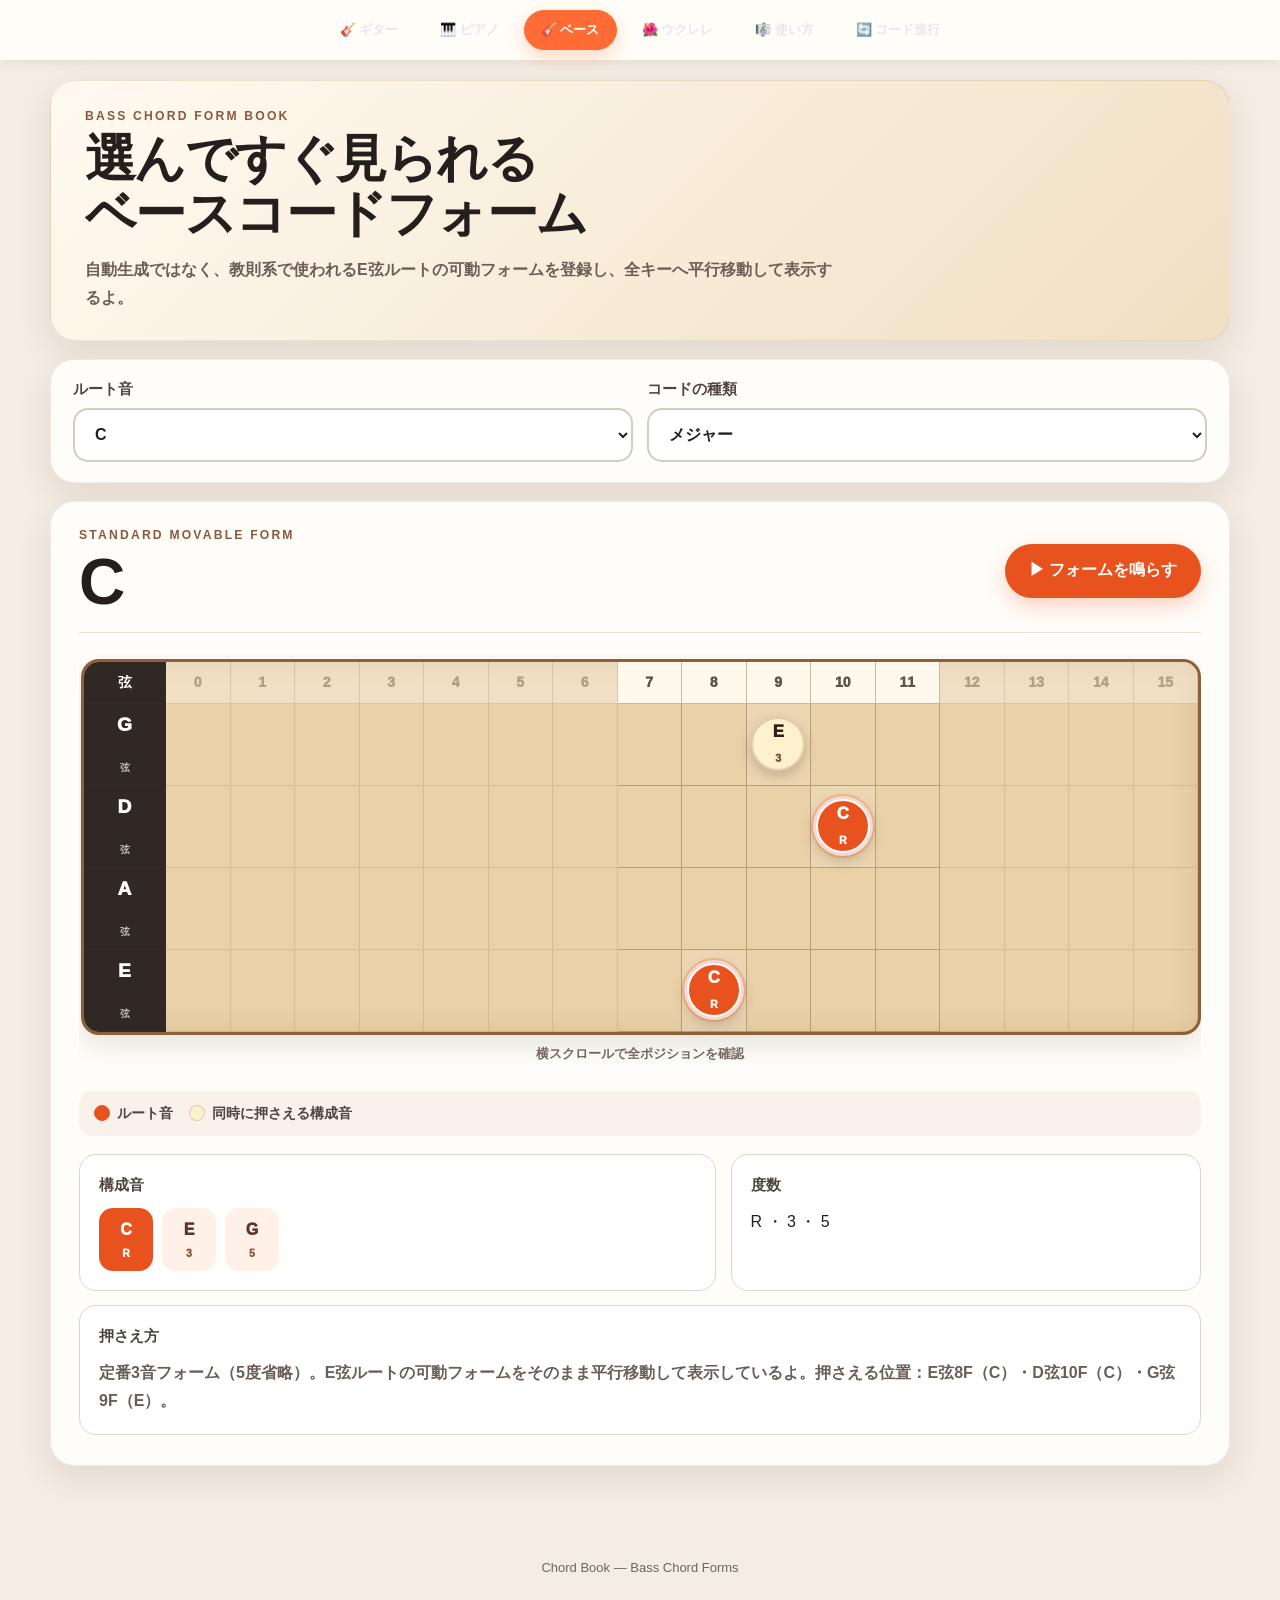
<file: bass.html>
<!doctype html><html lang="ja"><head><meta charset="utf-8"><meta name="viewport" content="width=device-width,initial-scale=1"><meta name="theme-color" content="#d9c7a8"><title>ベースコード表 | Chord Book</title><link rel="stylesheet" href="style.css?v=20260728-17"><link rel="stylesheet" href="site-nav.css?v=20260729-2"><link rel="stylesheet" href="string-instruments.css?v=6"><link rel="stylesheet" href="desktop-ui.css?v=20260817-2"></head><body class="string-page"><nav class="site-nav" aria-label="ページ切り替え"><a href="index.html">🎸 ギター</a><a href="piano.html">🎹 ピアノ</a><a href="bass.html" class="active" aria-current="page">🎸 ベース</a><a href="ukulele.html">🌺 ウクレレ</a><a href="usage.html">🎼 使い方</a><a href="progressions.html">🔄 コード進行</a></nav><main class="string-shell"><header class="string-hero"><p class="string-eyebrow">BASS CHORD FORM BOOK</p><h1>選んですぐ見られる<br>ベースコードフォーム</h1><p class="string-lead">自動生成ではなく、教則系で使われるE弦ルートの可動フォームを登録し、全キーへ平行移動して表示するよ。</p></header><section class="string-card"><div class="string-filters"><label class="string-field">ルート音<select id="stringRoot"><option>C</option><option>C#</option><option>D</option><option>D#</option><option>E</option><option>F</option><option>F#</option><option>G</option><option>G#</option><option>A</option><option>A#</option><option>B</option></select></label><label class="string-field">コードの種類<select id="stringType"><option value="major">メジャー</option><option value="minor">マイナー</option><option value="5">5</option><option value="6">6</option><option value="m6">m6</option><option value="7">7</option><option value="maj7">maj7</option><option value="m7">m7</option><option value="mMaj7">mMaj7</option><option value="sus2">sus2</option><option value="sus4">sus4</option><option value="add9">add9</option><option value="madd9">m(add9)</option><option value="9">9</option><option value="maj9">maj9</option><option value="m9">m9</option><option value="11">11</option><option value="m11">m11</option><option value="13">13</option><option value="m13">m13</option><option value="dim">dim</option><option value="dim7">dim7</option><option value="m7b5">m7♭5</option><option value="aug">aug</option></select></label></div></section><section class="string-card"><div class="string-heading"><div><p class="string-eyebrow">STANDARD MOVABLE FORM</p><h2 id="stringChordName">C</h2></div><button id="playStringChord" class="play-string-button" type="button">▶ フォームを鳴らす</button></div><div class="fretboard-wrap"><div id="fretboard" class="fretboard" aria-label="ベース指板"></div></div><div class="legend"><span><i class="root"></i>ルート音</span><span><i></i>同時に押さえる構成音</span></div><div class="string-info"><div class="info-box"><strong>構成音</strong><div id="stringNotes" class="note-chips"></div></div><div class="info-box"><strong>度数</strong><p id="stringDegrees"></p></div></div><div class="info-box" style="margin-top:14px"><strong>押さえ方</strong><p id="stringDescription" class="string-note"></p></div></section></main><footer>Chord Book — Bass Chord Forms</footer><script>window.STRING_INSTRUMENT_CONFIG={type:'bass',baseMidi:36,strings:[{name:'G',pc:7},{name:'D',pc:2},{name:'A',pc:9},{name:'E',pc:4}]};</script><script src="string-instruments.js?v=6"></script><script src="neet-menu-ui.js?v=20260820-gp1"></script>








<script src="https://akito0802.github.io/NEET-note/global-menu-v4.js?v=20260818-left2"></script>
</body></html>
</file>
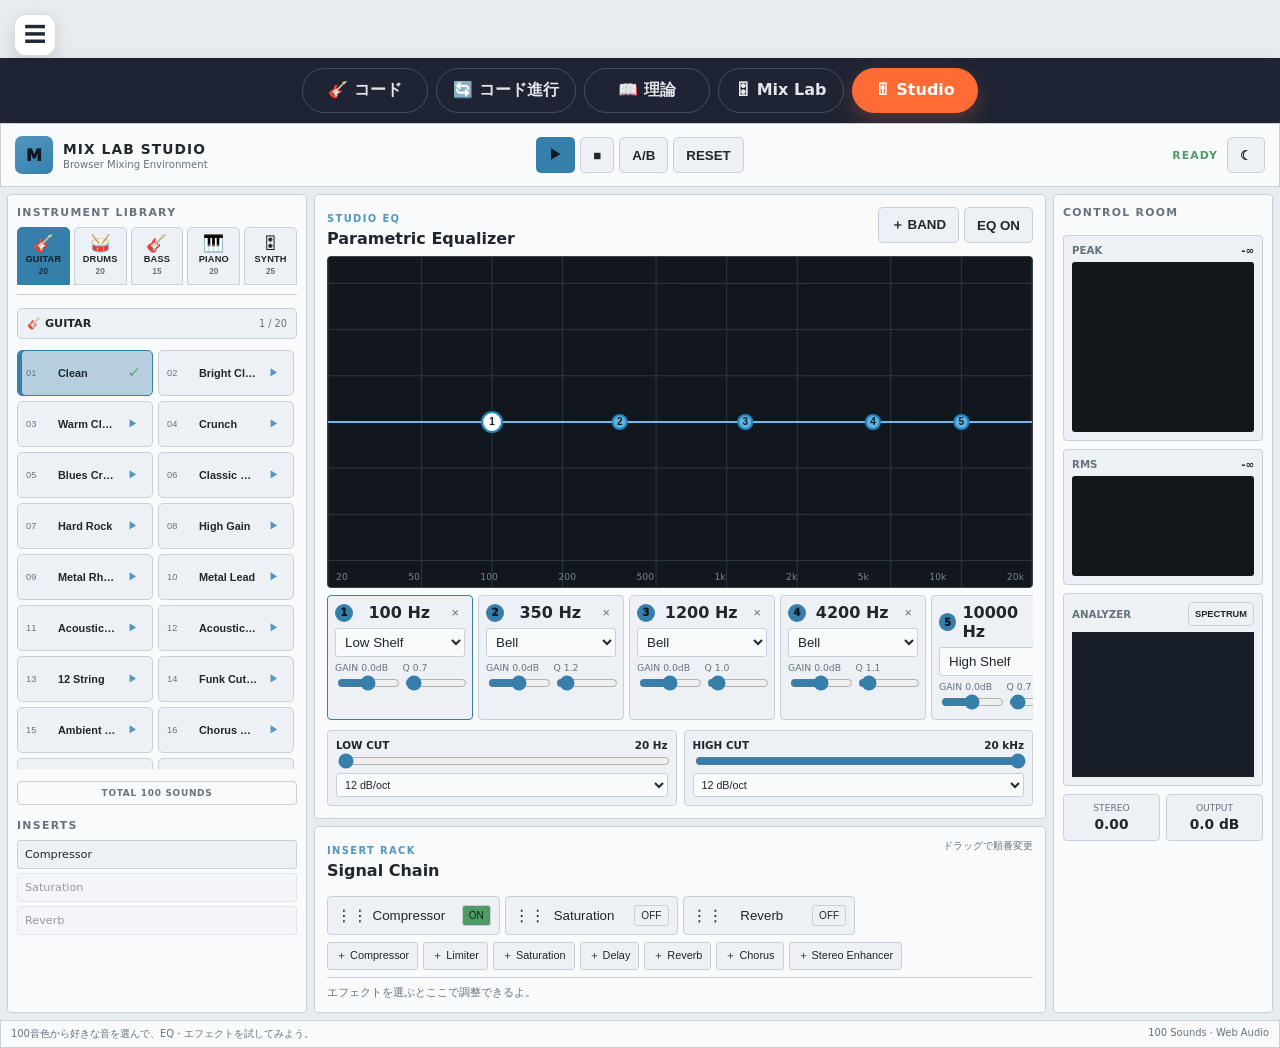
<file: mix-lab-studio.html>
<!doctype html>
<html lang="ja" data-theme="dark">
<head>
<meta charset="utf-8">
<meta name="viewport" content="width=device-width,initial-scale=1,maximum-scale=1,user-scalable=no">
<meta name="theme-color" content="#20252b">
<title>Mix Lab Studio | Browser Mixing Studio</title>
<link rel="stylesheet" href="site-nav.css?v=20260729-2">
<link rel="stylesheet" href="shared-menu.css?v=1">
<link rel="stylesheet" href="mix-lab-studio.css?v=20260807-3">
<link rel="stylesheet" href="mix-lab-instruments.css?v=20260807-2">
<link rel="stylesheet" href="mix-lab-library-tabs.css?v=20260807-1">
</head>
<body>
<nav class="site-nav" aria-label="ページ切り替え"><a href="index.html">🎸 コード</a><a href="progressions.html">🔄 コード進行</a><a href="theory.html">📖 理論</a><a href="mix-lab.html">🎛 Mix Lab</a><a href="mix-lab-studio.html" class="active" aria-current="page">🎚 Studio</a></nav>
<main class="daw" id="studioApp">
  <header class="daw-toolbar">
    <div class="brand"><span class="brand-mark">M</span><div><strong>MIX LAB STUDIO</strong><small>Browser Mixing Environment</small></div></div>
    <div class="transport"><button id="playBtn" class="primary">▶</button><button id="stopBtn">■</button><button id="bypassBtn">A/B</button><button id="resetBtn">RESET</button></div>
    <div class="toolbar-right"><span id="engineState" class="engine-state">READY</span><button id="themeBtn" aria-label="テーマ切替">☾</button></div>
  </header>
  <section class="workspace">
    <aside class="left-zone panel"><div class="panel-title">INSTRUMENT LIBRARY</div><div class="track-list" id="trackList"></div><div class="panel-title insert-title">INSERTS</div><div id="insertMini" class="insert-mini"></div></aside>
    <section class="center-zone">
      <div class="eq-window panel"><div class="eq-header"><div><span class="window-label">STUDIO EQ</span><h1>Parametric Equalizer</h1></div><div class="eq-actions"><button id="addBandBtn">＋ BAND</button><button id="eqBypassBtn">EQ ON</button></div></div><div class="eq-canvas-wrap" id="eqCanvasWrap"><canvas id="eqCanvas" width="1200" height="520"></canvas><div class="freq-axis"><span>20</span><span>50</span><span>100</span><span>200</span><span>500</span><span>1k</span><span>2k</span><span>5k</span><span>10k</span><span>20k</span></div></div><div class="band-strip" id="bandStrip"></div><div class="filter-bar"><div class="filter-card"><label>LOW CUT <strong id="lowCutValue">20 Hz</strong></label><input id="lowCut" type="range" min="20" max="1200" value="20"><select id="lowCutSlope"><option value="6">6 dB/oct</option><option value="12" selected>12 dB/oct</option><option value="24">24 dB/oct</option><option value="48">48 dB/oct</option></select></div><div class="filter-card"><label>HIGH CUT <strong id="highCutValue">20 kHz</strong></label><input id="highCut" type="range" min="3000" max="20000" value="20000"><select id="highCutSlope"><option value="6">6 dB/oct</option><option value="12" selected>12 dB/oct</option><option value="24">24 dB/oct</option><option value="48">48 dB/oct</option></select></div></div></div>
      <div class="rack-window panel"><div class="rack-head"><div><span class="window-label">INSERT RACK</span><h2>Signal Chain</h2></div><span class="hint">ドラッグで順番変更</span></div><div id="rack" class="rack"></div><div id="effectPalette" class="effect-palette"></div><div id="effectEditor" class="effect-editor"><span>エフェクトを選ぶとここで調整できるよ。</span></div></div>
    </section>
    <aside class="right-zone panel"><div class="panel-title">CONTROL ROOM</div><div class="meter-card"><div class="meter-label"><span>PEAK</span><strong id="peakValue">-∞</strong></div><div class="vertical-meter"><i id="peakMeter"></i></div></div><div class="meter-card"><div class="meter-label"><span>RMS</span><strong id="rmsValue">-∞</strong></div><div class="vertical-meter rms"><i id="rmsMeter"></i></div></div><div class="scope-card"><div class="meter-label"><span>ANALYZER</span><button id="scopeMode">SPECTRUM</button></div><canvas id="scopeCanvas" width="320" height="220"></canvas></div><div class="stat-grid"><div><span>STEREO</span><strong id="stereoValue">0.00</strong></div><div><span>OUTPUT</span><strong id="outputValue">0.0 dB</strong></div></div></aside>
  </section>
  <footer class="statusbar"><span id="statusText">100音色から好きな音を選んで、EQ・エフェクトを試してみよう。</span><span>100 Sounds · Web Audio</span></footer>
</main>
<script src="mix-lab-studio.js?v=20260807-4"></script><script src="shared-menu.js?v=1"></script><script src="neet-menu-ui.js?v=20260820-gp1"></script>








<script src="https://akito0802.github.io/NEET-note/global-menu-v4.js?v=20260818-left2"></script>
</body></html>
</file>
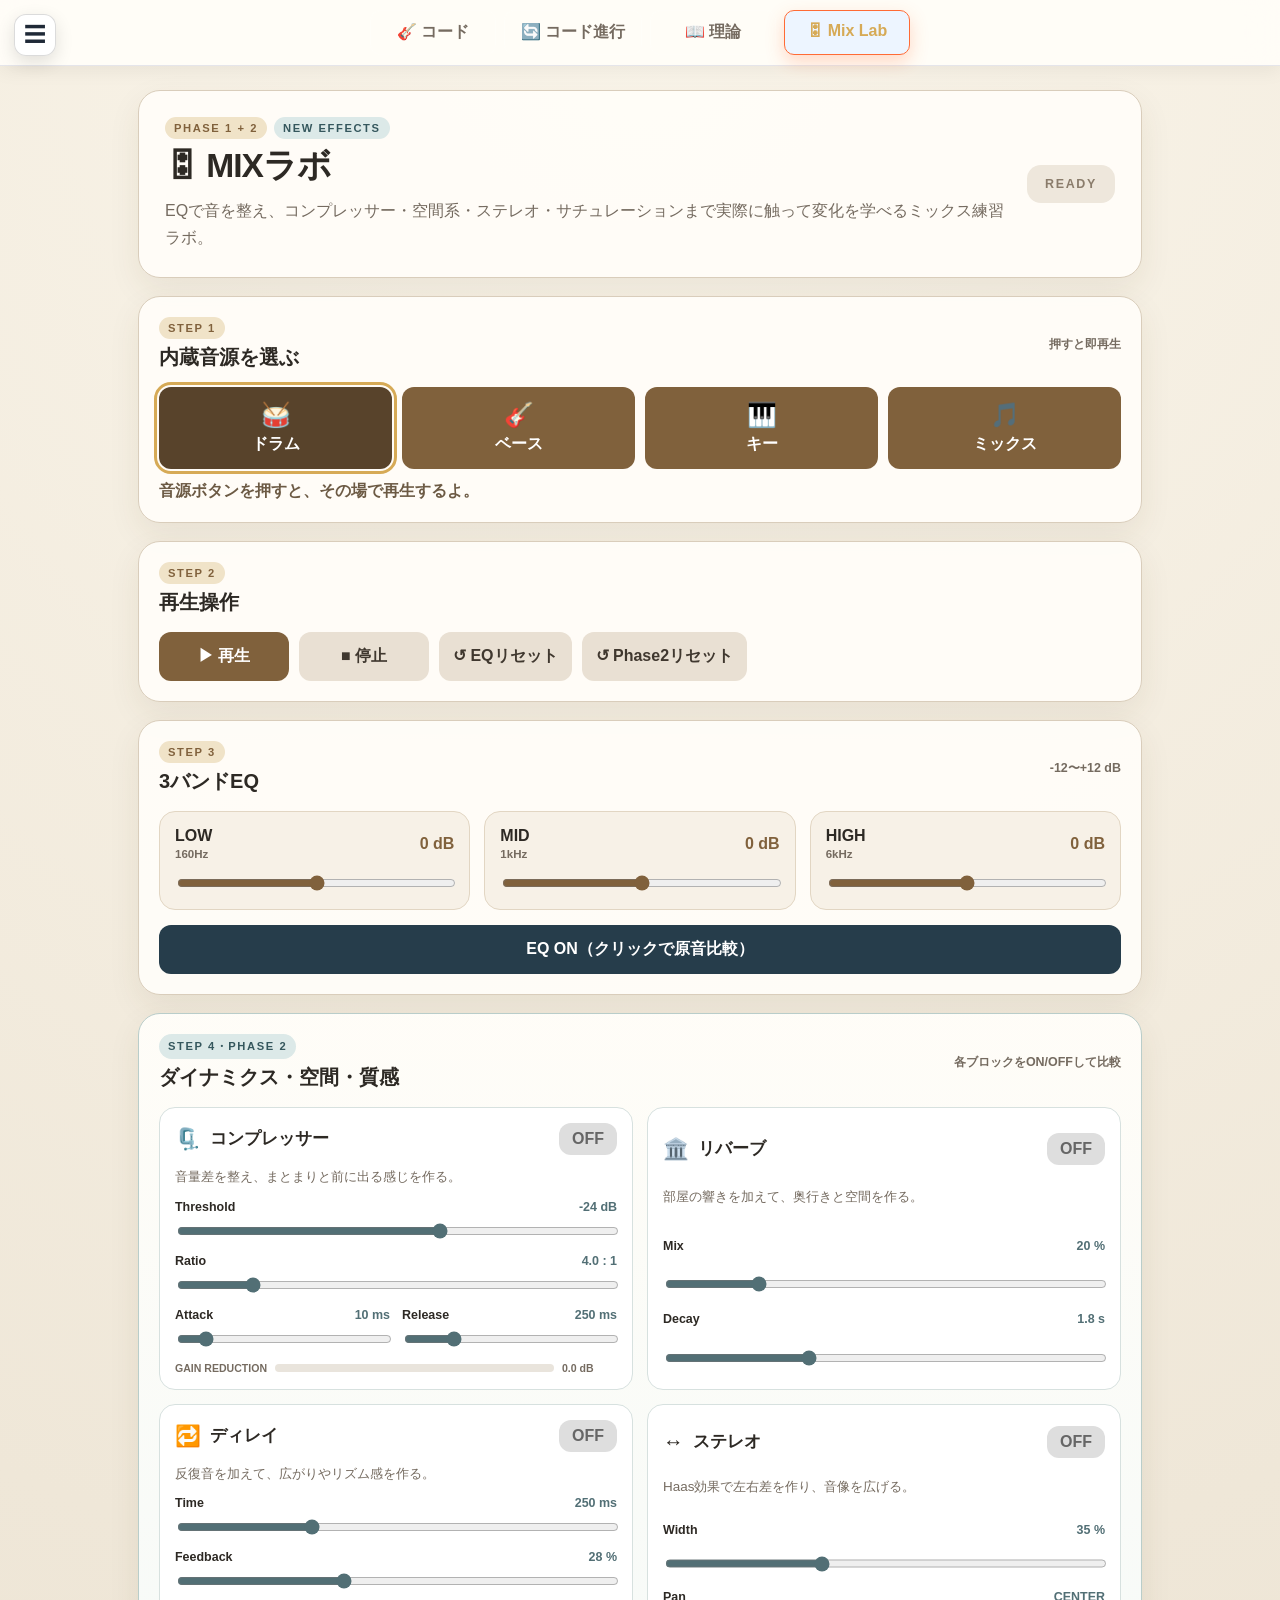
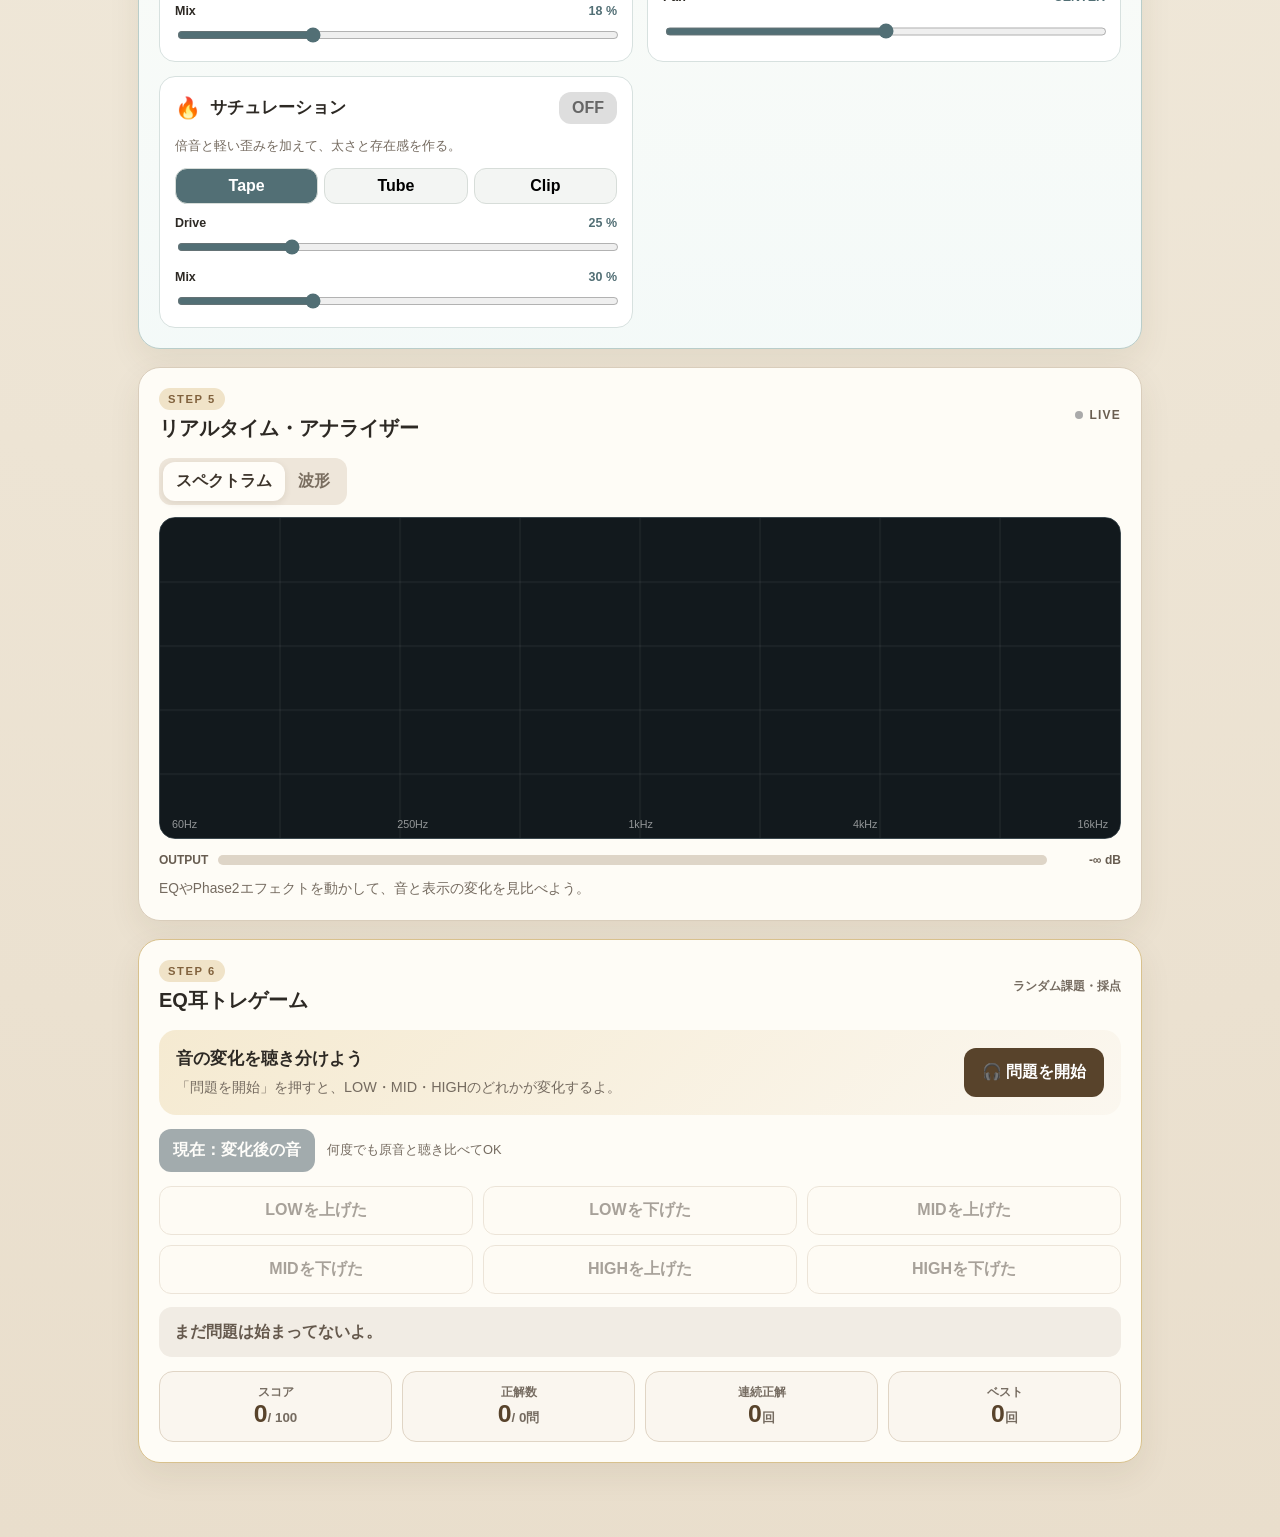
<file: mix-lab.html>
<!doctype html>
<html lang="ja">
<head>
<meta charset="utf-8">
<meta name="viewport" content="width=device-width,initial-scale=1">
<meta name="theme-color" content="#d9c7a8">
<title>Mix Lab | EQ・エフェクトトレーニング</title>
<link rel="stylesheet" href="site-nav.css?v=20260729-2">
<link rel="stylesheet" href="shared-menu.css?v=1">
<link rel="stylesheet" href="neet-note-theme.css?v=1">
<link rel="stylesheet" href="mix-lab-eq-rebuild.css?v=20260807-3">
<link rel="stylesheet" href="mix-lab-phase2.css?v=20260807-1">
</head>
<body>
<nav class="site-nav" aria-label="ページ切り替え"><a href="index.html">🎸 コード</a><a href="progressions.html">🔄 コード進行</a><a href="theory.html">📖 理論</a><a href="mix-lab.html" class="active" aria-current="page">🎛 Mix Lab</a></nav>
<main class="eq-app">
<section class="eq-hero"><div><div class="phase-row"><span class="phase-badge">PHASE 1 + 2</span><span class="phase-badge phase2">NEW EFFECTS</span></div><h1>🎛 MIXラボ</h1><p>EQで音を整え、コンプレッサー・空間系・ステレオ・サチュレーションまで実際に触って変化を学べるミックス練習ラボ。</p></div><div class="hero-state" id="heroState">READY</div></section>
<section class="eq-card"><div class="section-heading"><div><span class="step">STEP 1</span><h2>内蔵音源を選ぶ</h2></div><span class="mini-note">押すと即再生</span></div><div class="source-grid"><button class="source-btn active" data-source="drums"><span>🥁</span>ドラム</button><button class="source-btn" data-source="bass"><span>🎸</span>ベース</button><button class="source-btn" data-source="keys"><span>🎹</span>キー</button><button class="source-btn" data-source="mix"><span>🎵</span>ミックス</button></div><p class="status" id="status" aria-live="polite">音源ボタンを押すと、その場で再生するよ。</p></section>
<section class="eq-card"><div class="section-heading"><div><span class="step">STEP 2</span><h2>再生操作</h2></div></div><div class="transport"><button id="playBtn" type="button">▶ 再生</button><button id="stopBtn" class="secondary" type="button">■ 停止</button><button id="resetBtn" class="secondary" type="button">↺ EQリセット</button><button id="phase2ResetBtn" class="secondary" type="button">↺ Phase2リセット</button></div></section>
<section class="eq-card"><div class="section-heading"><div><span class="step">STEP 3</span><h2>3バンドEQ</h2></div><span class="mini-note">-12〜+12 dB</span></div><div class="eq-controls"><label class="eq-control"><header><span>LOW <small>160Hz</small></span><strong id="lowValue">0 dB</strong></header><input id="lowGain" type="range" min="-12" max="12" step="1" value="0"></label><label class="eq-control"><header><span>MID <small>1kHz</small></span><strong id="midValue">0 dB</strong></header><input id="midGain" type="range" min="-12" max="12" step="1" value="0"></label><label class="eq-control"><header><span>HIGH <small>6kHz</small></span><strong id="highValue">0 dB</strong></header><input id="highGain" type="range" min="-12" max="12" step="1" value="0"></label></div><button id="bypassBtn" class="bypass" type="button" aria-pressed="false">EQ ON（クリックで原音比較）</button></section>
<section class="eq-card phase2-card"><div class="section-heading"><div><span class="step phase2-step">STEP 4・PHASE 2</span><h2>ダイナミクス・空間・質感</h2></div><span class="mini-note">各ブロックをON/OFFして比較</span></div><div class="effect-grid">
<article class="effect-module" data-effect="compressor"><div class="effect-head"><div><span class="effect-icon">🗜️</span><h3>コンプレッサー</h3></div><button class="effect-toggle" data-toggle="compressor" aria-pressed="false">OFF</button></div><p>音量差を整え、まとまりと前に出る感じを作る。</p><label>Threshold <strong id="thresholdValue">-24 dB</strong><input id="threshold" type="range" min="-60" max="0" step="1" value="-24"></label><label>Ratio <strong id="ratioValue">4.0 : 1</strong><input id="ratio" type="range" min="1" max="20" step="0.5" value="4"></label><div class="dual-controls"><label>Attack <strong id="attackValue">10 ms</strong><input id="attack" type="range" min="0" max="100" step="1" value="10"></label><label>Release <strong id="releaseValue">250 ms</strong><input id="release" type="range" min="50" max="1000" step="10" value="250"></label></div><div class="reduction-meter"><span>GAIN REDUCTION</span><div><i id="reductionFill"></i></div><strong id="reductionValue">0.0 dB</strong></div></article>
<article class="effect-module" data-effect="reverb"><div class="effect-head"><div><span class="effect-icon">🏛️</span><h3>リバーブ</h3></div><button class="effect-toggle" data-toggle="reverb" aria-pressed="false">OFF</button></div><p>部屋の響きを加えて、奥行きと空間を作る。</p><label>Mix <strong id="reverbMixValue">20 %</strong><input id="reverbMix" type="range" min="0" max="100" step="1" value="20"></label><label>Decay <strong id="reverbDecayValue">1.8 s</strong><input id="reverbDecay" type="range" min="0.3" max="5" step="0.1" value="1.8"></label></article>
<article class="effect-module" data-effect="delay"><div class="effect-head"><div><span class="effect-icon">🔁</span><h3>ディレイ</h3></div><button class="effect-toggle" data-toggle="delay" aria-pressed="false">OFF</button></div><p>反復音を加えて、広がりやリズム感を作る。</p><label>Time <strong id="delayTimeValue">250 ms</strong><input id="delayTime" type="range" min="60" max="700" step="10" value="250"></label><label>Feedback <strong id="feedbackValue">28 %</strong><input id="feedback" type="range" min="0" max="75" step="1" value="28"></label><label>Mix <strong id="delayMixValue">18 %</strong><input id="delayMix" type="range" min="0" max="60" step="1" value="18"></label></article>
<article class="effect-module" data-effect="stereo"><div class="effect-head"><div><span class="effect-icon">↔️</span><h3>ステレオ</h3></div><button class="effect-toggle" data-toggle="stereo" aria-pressed="false">OFF</button></div><p>Haas効果で左右差を作り、音像を広げる。</p><label>Width <strong id="stereoWidthValue">35 %</strong><input id="stereoWidth" type="range" min="0" max="100" step="1" value="35"></label><label>Pan <strong id="panValue">CENTER</strong><input id="pan" type="range" min="-1" max="1" step="0.05" value="0"></label></article>
<article class="effect-module" data-effect="saturation"><div class="effect-head"><div><span class="effect-icon">🔥</span><h3>サチュレーション</h3></div><button class="effect-toggle" data-toggle="saturation" aria-pressed="false">OFF</button></div><p>倍音と軽い歪みを加えて、太さと存在感を作る。</p><div class="type-switch" role="group"><button class="sat-type active" data-sat="tape">Tape</button><button class="sat-type" data-sat="tube">Tube</button><button class="sat-type" data-sat="clip">Clip</button></div><label>Drive <strong id="driveValue">25 %</strong><input id="drive" type="range" min="0" max="100" step="1" value="25"></label><label>Mix <strong id="satMixValue">30 %</strong><input id="satMix" type="range" min="0" max="100" step="1" value="30"></label></article>
</div></section>
<section class="eq-card analyzer-card"><div class="section-heading"><div><span class="step">STEP 5</span><h2>リアルタイム・アナライザー</h2></div><span class="live-dot"><i></i> LIVE</span></div><div class="analyzer-tabs"><button class="analyzer-tab active" data-view="spectrum">スペクトラム</button><button class="analyzer-tab" data-view="waveform">波形</button></div><div class="canvas-wrap"><canvas id="analyzerCanvas" width="900" height="300"></canvas><div class="frequency-labels" id="frequencyLabels"><span>60Hz</span><span>250Hz</span><span>1kHz</span><span>4kHz</span><span>16kHz</span></div></div><div class="meter-row"><span>OUTPUT</span><div class="meter-track"><div id="outputMeter" class="meter-fill"></div></div><strong id="outputValue">-∞ dB</strong></div><p class="analyzer-help" id="analyzerHelp">EQやPhase2エフェクトを動かして、音と表示の変化を見比べよう。</p></section>
<section class="eq-card training-card"><div class="section-heading"><div><span class="step">STEP 6</span><h2>EQ耳トレゲーム</h2></div><span class="mini-note">ランダム課題・採点</span></div><div class="training-intro"><div><strong id="challengeTitle">音の変化を聴き分けよう</strong><p id="challengeText">「問題を開始」を押すと、LOW・MID・HIGHのどれかが変化するよ。</p></div><button id="newChallengeBtn" class="primary-action">🎧 問題を開始</button></div><div class="compare-row"><button id="challengeCompareBtn" disabled>現在：変化後の音</button><span>何度でも原音と聴き比べてOK</span></div><div class="answer-grid" id="answerGrid"><button data-band="low" data-direction="boost" disabled>LOWを上げた</button><button data-band="low" data-direction="cut" disabled>LOWを下げた</button><button data-band="mid" data-direction="boost" disabled>MIDを上げた</button><button data-band="mid" data-direction="cut" disabled>MIDを下げた</button><button data-band="high" data-direction="boost" disabled>HIGHを上げた</button><button data-band="high" data-direction="cut" disabled>HIGHを下げた</button></div><div class="challenge-result" id="challengeResult">まだ問題は始まってないよ。</div><div class="score-grid"><div><span>スコア</span><strong id="scoreValue">0</strong><small>/ 100</small></div><div><span>正解数</span><strong id="correctValue">0</strong><small id="attemptValue">/ 0問</small></div><div><span>連続正解</span><strong id="streakValue">0</strong><small>回</small></div><div><span>ベスト</span><strong id="bestValue">0</strong><small>回</small></div></div></section>
</main>
<script src="mix-lab-phase2.js?v=20260807-1"></script>
<script src="mix-lab-source-playback-hotfix.js?v=20260809-1"></script>
<script src="shared-menu.js?v=1"></script><script src="neet-menu-ui.js?v=20260820-gp1"></script>








<script src="https://akito0802.github.io/NEET-note/global-menu-v4.js?v=20260818-left2"></script>
</body></html>
</file>
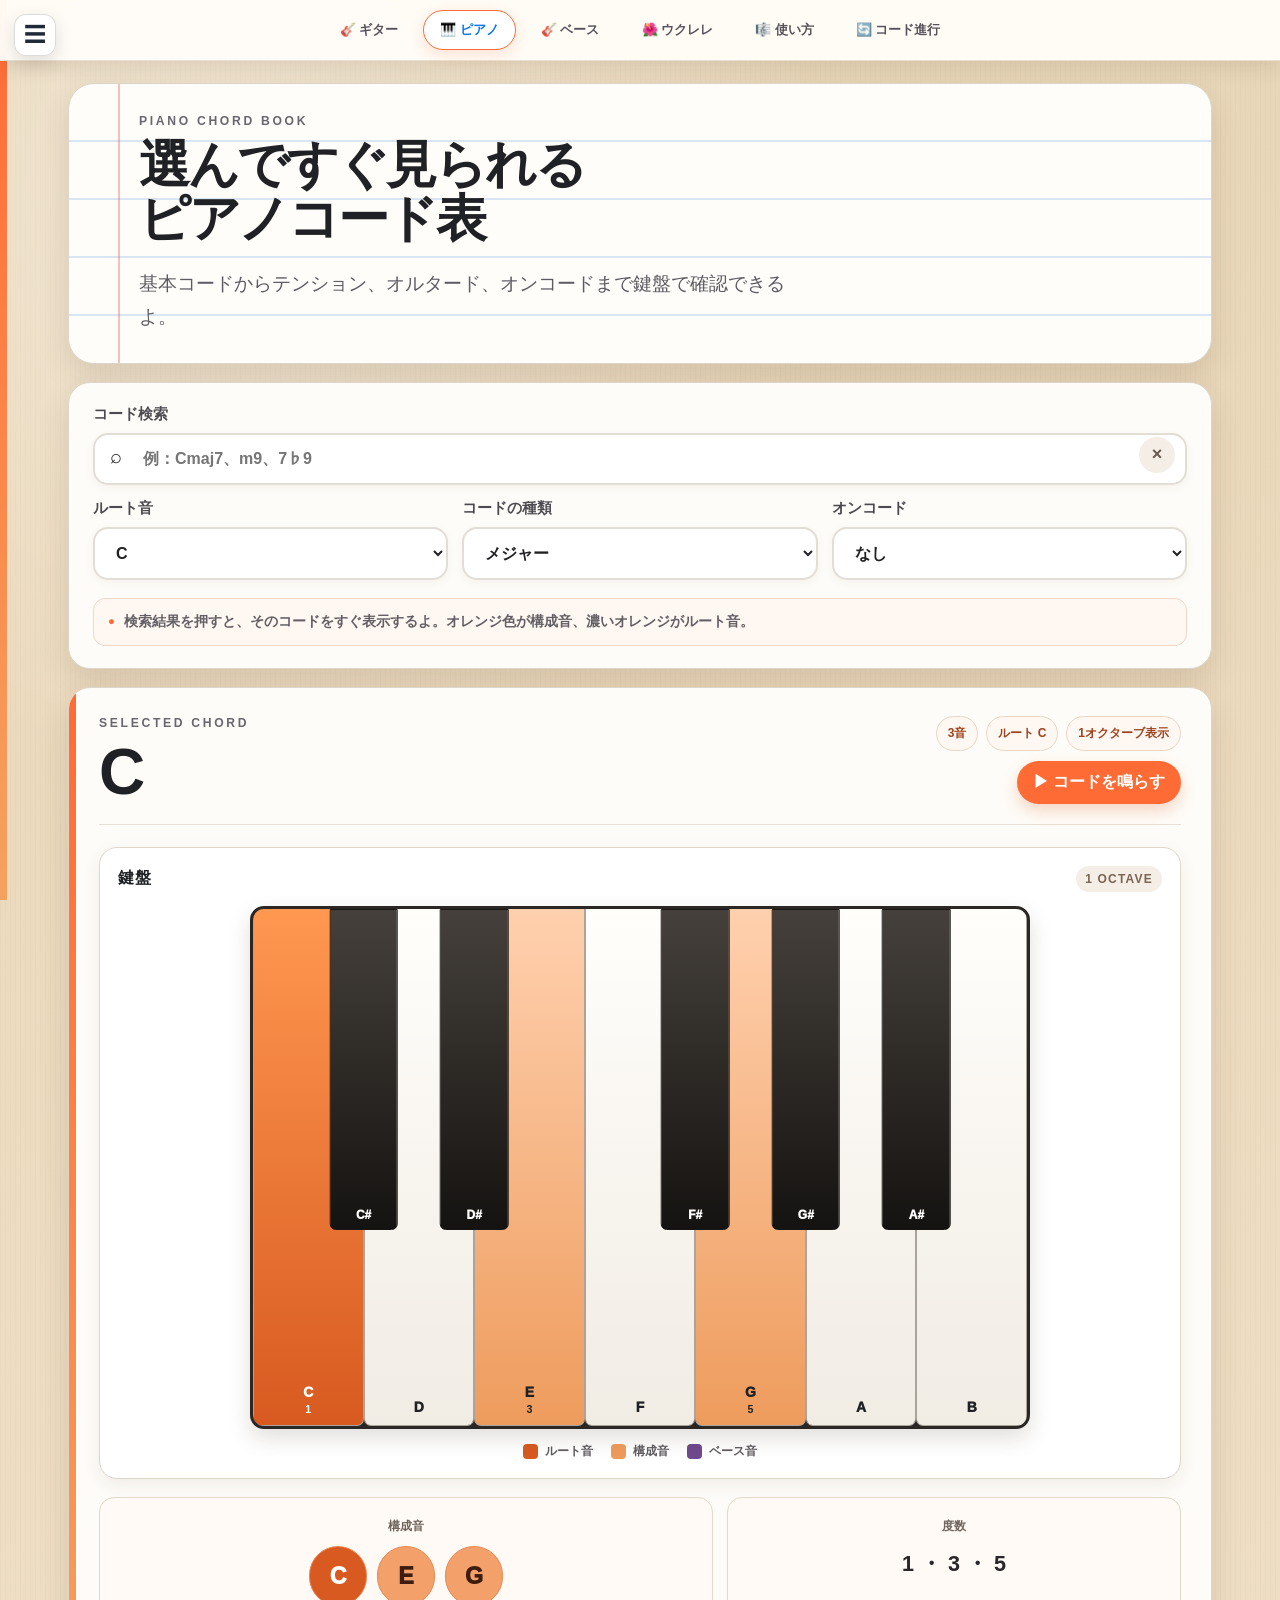
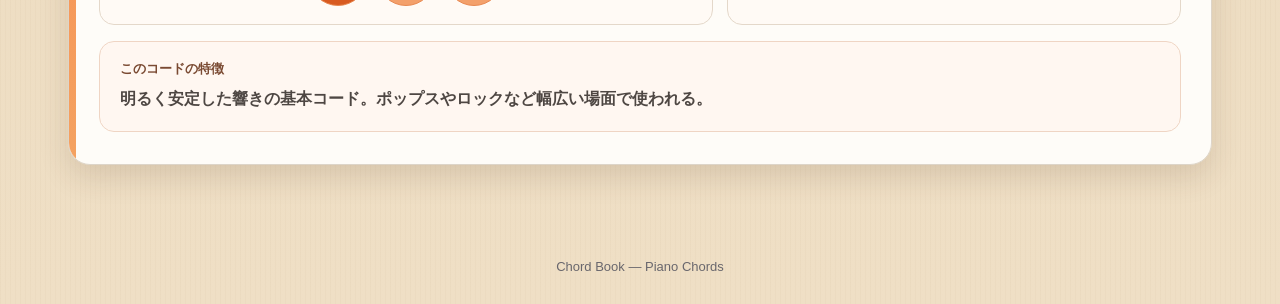
<file: piano.html>
<!doctype html>
<html lang="ja">
<head>
  <meta charset="utf-8" />
  <meta name="viewport" content="width=device-width,initial-scale=1" />
  <meta name="theme-color" content="#ead9bd" />
  <title>ピアノコード表 | Chord Book</title>
  <link rel="stylesheet" href="style.css?v=20260728-17" />
  <link rel="stylesheet" href="site-nav.css?v=20260729-2" />
  <link rel="stylesheet" href="shared-menu.css?v=1" />
  <link rel="stylesheet" href="piano.css?v=8" />
  <link rel="stylesheet" href="desktop-ui.css?v=20260817-2" />
  <style>
    .piano-search-wrap{position:relative;margin-bottom:18px}.piano-search-label{display:grid;gap:9px;color:#4e4b50;font-size:.92rem;font-weight:900}.piano-search-label input{width:100%;min-height:58px;padding:15px 48px 15px 48px;color:#202124;border:2px solid #e2ddd5;border-radius:15px;outline:none;background:#fff;font-size:1.05rem;font-weight:800;box-shadow:0 3px 10px rgba(74,52,30,.05)}.piano-search-label input:focus{border-color:#ff6b35;box-shadow:0 0 0 4px rgba(255,107,53,.12)}.piano-search-icon{position:absolute;left:17px;bottom:17px;font-size:20px;pointer-events:none}.piano-search-clear{position:absolute;right:12px;bottom:12px;width:36px;height:36px;border:0;border-radius:50%;background:#f5eee6;color:#66594f;font-size:18px;font-weight:900}.piano-search-results{display:none;position:absolute;z-index:30;top:calc(100% + 8px);left:0;right:0;max-height:310px;overflow:auto;padding:8px;background:#fff;border:1px solid #dfd6ca;border-radius:15px;box-shadow:0 14px 34px rgba(55,38,20,.18)}.piano-search-results.open{display:grid;gap:5px}.piano-search-result{display:flex;align-items:center;justify-content:space-between;gap:12px;width:100%;padding:12px 14px;border:0;border-radius:11px;background:#fff;text-align:left;color:#29272a;font-weight:900}.piano-search-result:hover,.piano-search-result:focus{background:#fff1e8;outline:none}.piano-search-result small{color:#8a7161;font-size:11px}.piano-search-empty{padding:16px;text-align:center;color:#777;font-weight:700}@media(max-width:680px){.piano-search-label input{min-height:54px;padding:14px 44px}.piano-search-icon{bottom:15px}.piano-search-results{max-height:260px}}
  </style>
</head>
<body class="piano-page">
  <nav class="site-nav" aria-label="ページ切り替え">
    <a href="index.html">🎸 ギター</a><a href="piano.html" class="active" aria-current="page">🎹 ピアノ</a><a href="usage.html">🎼 使い方</a><a href="progressions.html">🔄 コード進行</a>
  </nav>
  <main class="piano-shell">
    <header class="piano-header"><div><p class="piano-eyebrow">PIANO CHORD BOOK</p><h1>選んですぐ見られる<br>ピアノコード表</h1><p class="piano-lead">基本コードからテンション、オルタード、オンコードまで鍵盤で確認できるよ。</p></div></header>
    <section class="note-card piano-controls" aria-label="ピアノコード選択">
      <div class="piano-search-wrap">
        <label class="piano-search-label">コード検索<input id="pianoSearch" type="search" placeholder="例：Cmaj7、m9、7♭9" autocomplete="off" aria-controls="pianoSearchResults" aria-expanded="false" /></label>
        <span class="piano-search-icon" aria-hidden="true">⌕</span><button id="pianoSearchClear" class="piano-search-clear" type="button" aria-label="検索をクリア">×</button>
        <div id="pianoSearchResults" class="piano-search-results" role="listbox" aria-label="コード検索結果"></div>
      </div>
      <div class="piano-filters">
        <label class="piano-field">ルート音<select id="pianoRoot" aria-label="ルート音を選択"><option>C</option><option>C#</option><option>D</option><option>D#</option><option>E</option><option>F</option><option>F#</option><option>G</option><option>G#</option><option>A</option><option>A#</option><option>B</option></select></label>
        <label class="piano-field">コードの種類<select id="pianoType" aria-label="コードの種類を選択">
          <optgroup label="基本"><option value="major">メジャー</option><option value="minor">マイナー</option><option value="5">5</option><option value="dim">dim</option><option value="aug">aug</option></optgroup>
          <optgroup label="sus・省略"><option value="sus2">sus2</option><option value="sus4">sus4</option><option value="7sus4">7sus4</option><option value="9sus4">9sus4</option><option value="sus2add4">sus2(add4)</option><option value="sus4add9">sus4(add9)</option><option value="no3">no3</option><option value="no5">no5</option></optgroup>
          <optgroup label="6・7系"><option value="6">6</option><option value="m6">m6</option><option value="69">6/9</option><option value="m69">m6/9</option><option value="7">7</option><option value="maj7">maj7</option><option value="m7">m7</option><option value="mMaj7">mMaj7</option><option value="dim7">dim7</option><option value="m7b5">m7♭5</option></optgroup>
          <optgroup label="add系"><option value="add2">add2</option><option value="add4">add4</option><option value="add9">add9</option><option value="madd9">m(add9)</option><option value="add11">add11</option><option value="add13">add13</option><option value="madd11">m(add11)</option><option value="madd13">m(add13)</option></optgroup>
          <optgroup label="9・11・13系"><option value="9">9</option><option value="maj9">maj9</option><option value="m9">m9</option><option value="11">11</option><option value="maj11">maj11</option><option value="m11">m11</option><option value="13">13</option><option value="maj13">maj13</option><option value="m13">m13</option><option value="maj9s11">maj9♯11</option></optgroup>
          <optgroup label="オルタード"><option value="7b5">7♭5</option><option value="7s5">7♯5</option><option value="7b9">7♭9</option><option value="7s9">7♯9</option><option value="7b13">7♭13</option><option value="7s11">7♯11</option><option value="7b5b9">7(♭5,♭9)</option><option value="7s5s9">7(♯5,♯9)</option><option value="7b9s11">7(♭9,♯11)</option><option value="13b9">13♭9</option><option value="13s11">13♯11</option><option value="7alt">7alt</option></optgroup>
          <optgroup label="メジャー・マイナー拡張"><option value="maj7b5">maj7♭5</option><option value="maj7s5">maj7♯5</option><option value="m7b9">m7♭9</option><option value="m7s5">m7♯5</option></optgroup>
          <optgroup label="aug・dim拡張"><option value="aug7">aug7</option><option value="augMaj7">augMaj7</option><option value="dimadd9">dim(add9)</option></optgroup>
        </select></label>
        <label class="piano-field">オンコード<select id="pianoBass" aria-label="ベース音を選択"><option value="none">なし</option><option>C</option><option>C#</option><option>D</option><option>D#</option><option>E</option><option>F</option><option>F#</option><option>G</option><option>G#</option><option>A</option><option>A#</option><option>B</option></select></label>
      </div>
      <p class="piano-note">検索結果を押すと、そのコードをすぐ表示するよ。オレンジ色が構成音、濃いオレンジがルート音。</p>
    </section>
    <section id="pianoChord" class="note-card piano-result" aria-live="polite">
      <div class="piano-heading"><div><p class="piano-eyebrow">SELECTED CHORD</p><h2 id="pianoChordName">C</h2></div><div class="piano-heading-actions"><div id="pianoBadges" class="piano-badges"></div><button id="playChord" class="play-chord-button" type="button">▶ コードを鳴らす</button></div></div>
      <div class="keyboard-panel"><div class="keyboard-topline"><strong>鍵盤</strong><span id="octaveLabel">1 OCTAVE</span></div><div id="keyboard" class="keyboard single-octave" aria-label="1オクターブのピアノ鍵盤"></div><div class="keyboard-legend"><span><i class="legend-root"></i>ルート音</span><span><i class="legend-tone"></i>構成音</span><span><i class="legend-bass"></i>ベース音</span></div></div>
      <div class="piano-info-grid"><div class="piano-info piano-notes-box"><strong>構成音</strong><div id="pianoNotes" class="note-chips"></div></div><div class="piano-info"><strong>度数</strong><span id="pianoDegrees"></span></div></div>
      <div class="piano-description"><strong>このコードの特徴</strong><p id="pianoDescription"></p></div>
    </section>
  </main>
  <footer>Chord Book — Piano Chords</footer>
  <script src="piano.js?v=12"></script>
  <script src="piano-descriptions.js?v=2"></script>
  <script>
    (()=>{
      const rootSelect=document.querySelector('#pianoRoot');
      const typeSelect=document.querySelector('#pianoType');
      const bassSelect=document.querySelector('#pianoBass');
      const oldPlayButton=document.querySelector('#playChord');
      const playButton=oldPlayButton.cloneNode(true);
      oldPlayButton.replaceWith(playButton);
      function uniqueVoicing(){
        const root=NOTES.indexOf(rootSelect.value);
        const bass=bassSelect.value==='none'?null:NOTES.indexOf(bassSelect.value);
        const source=FORMULAS[typeSelect.value];
        const seen=new Set();
        const chord=[];
        source.forEach(interval=>{
          const pc=(root+interval)%12;
          if(pc===bass||seen.has(pc))return;
          seen.add(pc);
          chord.push({pc,midi:60+root+interval});
        });
        return {bass,chord};
      }
      playButton.addEventListener('click',()=>{
        const {bass,chord}=uniqueVoicing();
        if(bass!==null){playMidi(48+bass,1.1,0);flashPitchClass(bass);}
        chord.forEach((note,index)=>{
          const delay=(bass!==null?.06:0)+index*.035;
          playMidi(note.midi,1,delay);
          setTimeout(()=>flashPitchClass(note.pc),delay*1000);
        });
      });
      function syncSlashBassChip(){
        const bassName=bassSelect.value;
        const notesBox=document.querySelector('#pianoNotes');
        if(!notesBox)return;
        notesBox.querySelectorAll('.note-chip').forEach(chip=>{chip.classList.remove('bass');chip.textContent=chip.textContent.replace(/\s*↓$/,'');});
        if(bassName==='none')return;
        const bassPc=NOTES.indexOf(bassName);
        const bassChip=[...notesBox.querySelectorAll('.note-chip')].find(chip=>Number(chip.dataset.pc)===bassPc);
        if(bassChip){bassChip.classList.add('bass');bassChip.textContent=`${bassName} ↓`;notesBox.prepend(bassChip);}
      }
      [rootSelect,typeSelect,bassSelect].forEach(el=>el.addEventListener('change',()=>setTimeout(syncSlashBassChip,0)));
      setTimeout(syncSlashBassChip,0);
    })();
  </script>
  <script src="shared-menu.js?v=1"></script>
<script src="neet-menu-ui.js?v=20260820-gp1"></script>








<script src="https://akito0802.github.io/NEET-note/global-menu-v4.js?v=20260818-left2"></script>
</body>
</html>
</file>
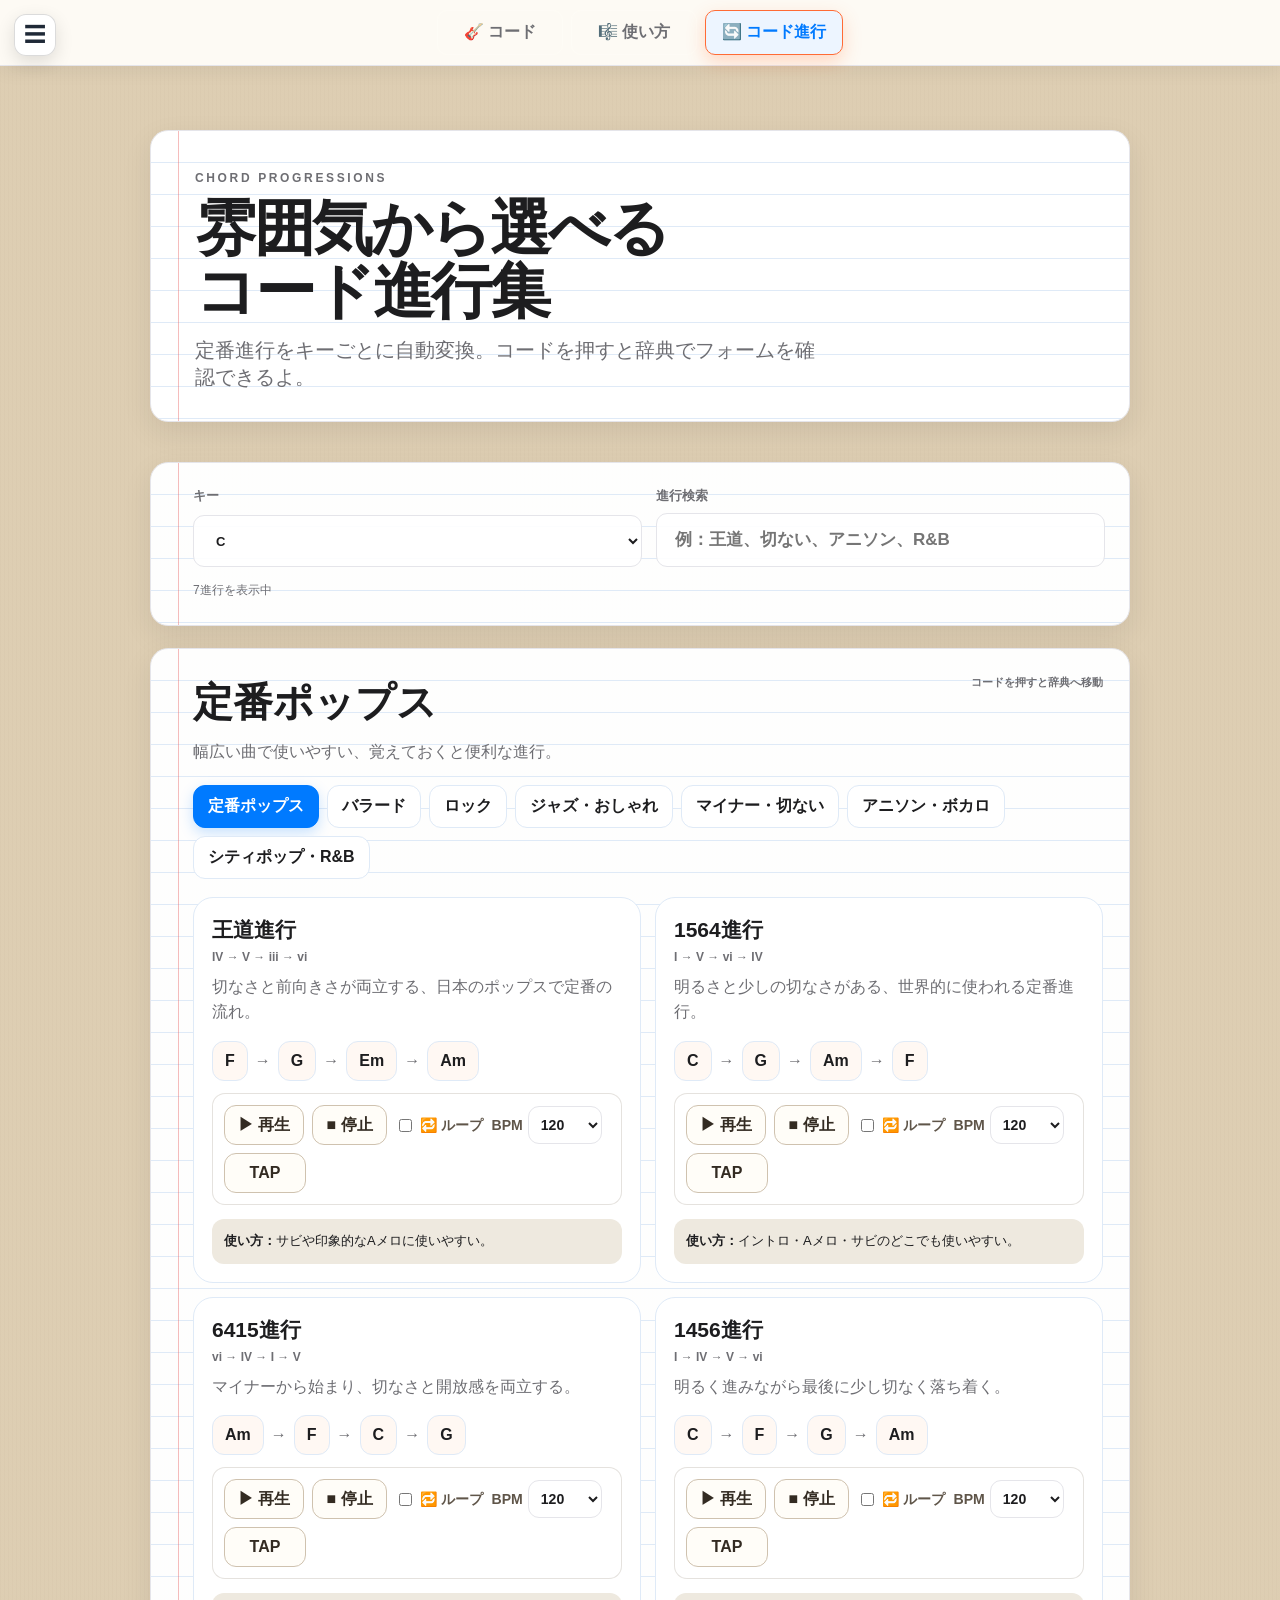
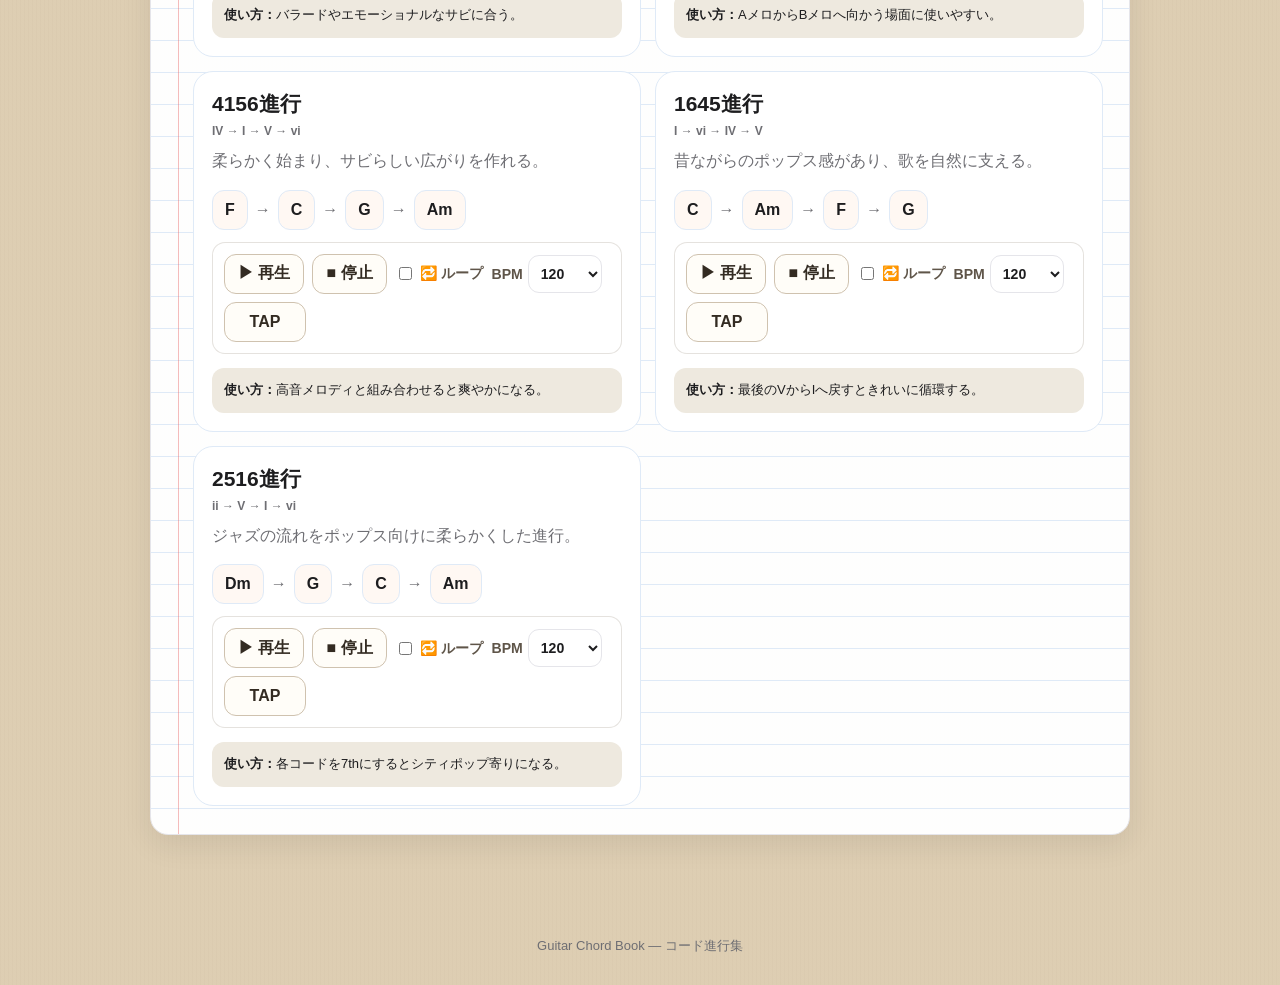
<file: progressions.html>
<!doctype html>
<html lang="ja">
<head>
  <meta charset="utf-8" />
  <meta name="viewport" content="width=device-width,initial-scale=1" />
  <meta name="theme-color" content="#d9c7a8" />
  <title>コード進行集 | Guitar Chord Book</title>
  <link rel="stylesheet" href="style.css?v=20260728-17" />
  <link rel="stylesheet" href="site-nav.css?v=20260729-2" />
  <link rel="stylesheet" href="progressions.css?v=20260729-1" />
  <link rel="stylesheet" href="shared-menu.css?v=1" />
  <link rel="stylesheet" href="neet-note-theme.css?v=1" />
</head>
<body>
  <nav class="site-nav" aria-label="ページ切り替え">
    <a href="index.html">🎸 コード</a>
    <a href="usage.html">🎼 使い方</a>
    <a href="progressions.html" class="active" aria-current="page">🔄 コード進行</a>
  </nav>
  <header class="hero progression-hero"><div><p class="eyebrow">CHORD PROGRESSIONS</p><h1>雰囲気から選べる<br>コード進行集</h1><p class="lead">定番進行をキーごとに自動変換。コードを押すと辞典でフォームを確認できるよ。</p></div></header>
  <main class="container progression-page-container">
    <section class="controls progression-controls" aria-label="コード進行の条件">
      <label>キー<select id="progressionKey" aria-label="キーを選択"><option>C</option><option>C#</option><option>D</option><option>D#</option><option>E</option><option>F</option><option>F#</option><option>G</option><option>G#</option><option>A</option><option>A#</option><option>B</option></select></label>
      <label>進行検索<input id="progressionSearch" type="search" placeholder="例：王道、切ない、アニソン、R&B" autocomplete="off" /></label>
      <p id="progressionCount" class="control-note"></p>
    </section>
    <section class="progression-guide" aria-labelledby="progressionTitle">
      <div class="progression-heading"><div><h2 id="progressionTitle">定番ポップス</h2><p id="progressionDescription">幅広い曲で使いやすい、覚えておくと便利な進行。</p></div><span>コードを押すと辞典へ移動</span></div>
      <div id="progressionTabs" class="progression-tabs" role="tablist" aria-label="コード進行カテゴリ"></div>
      <div id="progressionCards" class="progression-cards"></div>
    </section>
  </main>
  <footer>Guitar Chord Book — コード進行集</footer>
  <script src="progressions.js?v=20260729-2"></script>
  <script src="progression-playback.js?v=20260729-3"></script>
  <script src="progression-return.js?v=20260729-1"></script>
  <script src="shared-menu.js?v=1"></script>
<script src="neet-menu-ui.js?v=20260820-gp1"></script>








<script src="https://akito0802.github.io/NEET-note/global-menu-v4.js?v=20260818-left2"></script>
</body>
</html>
</file>
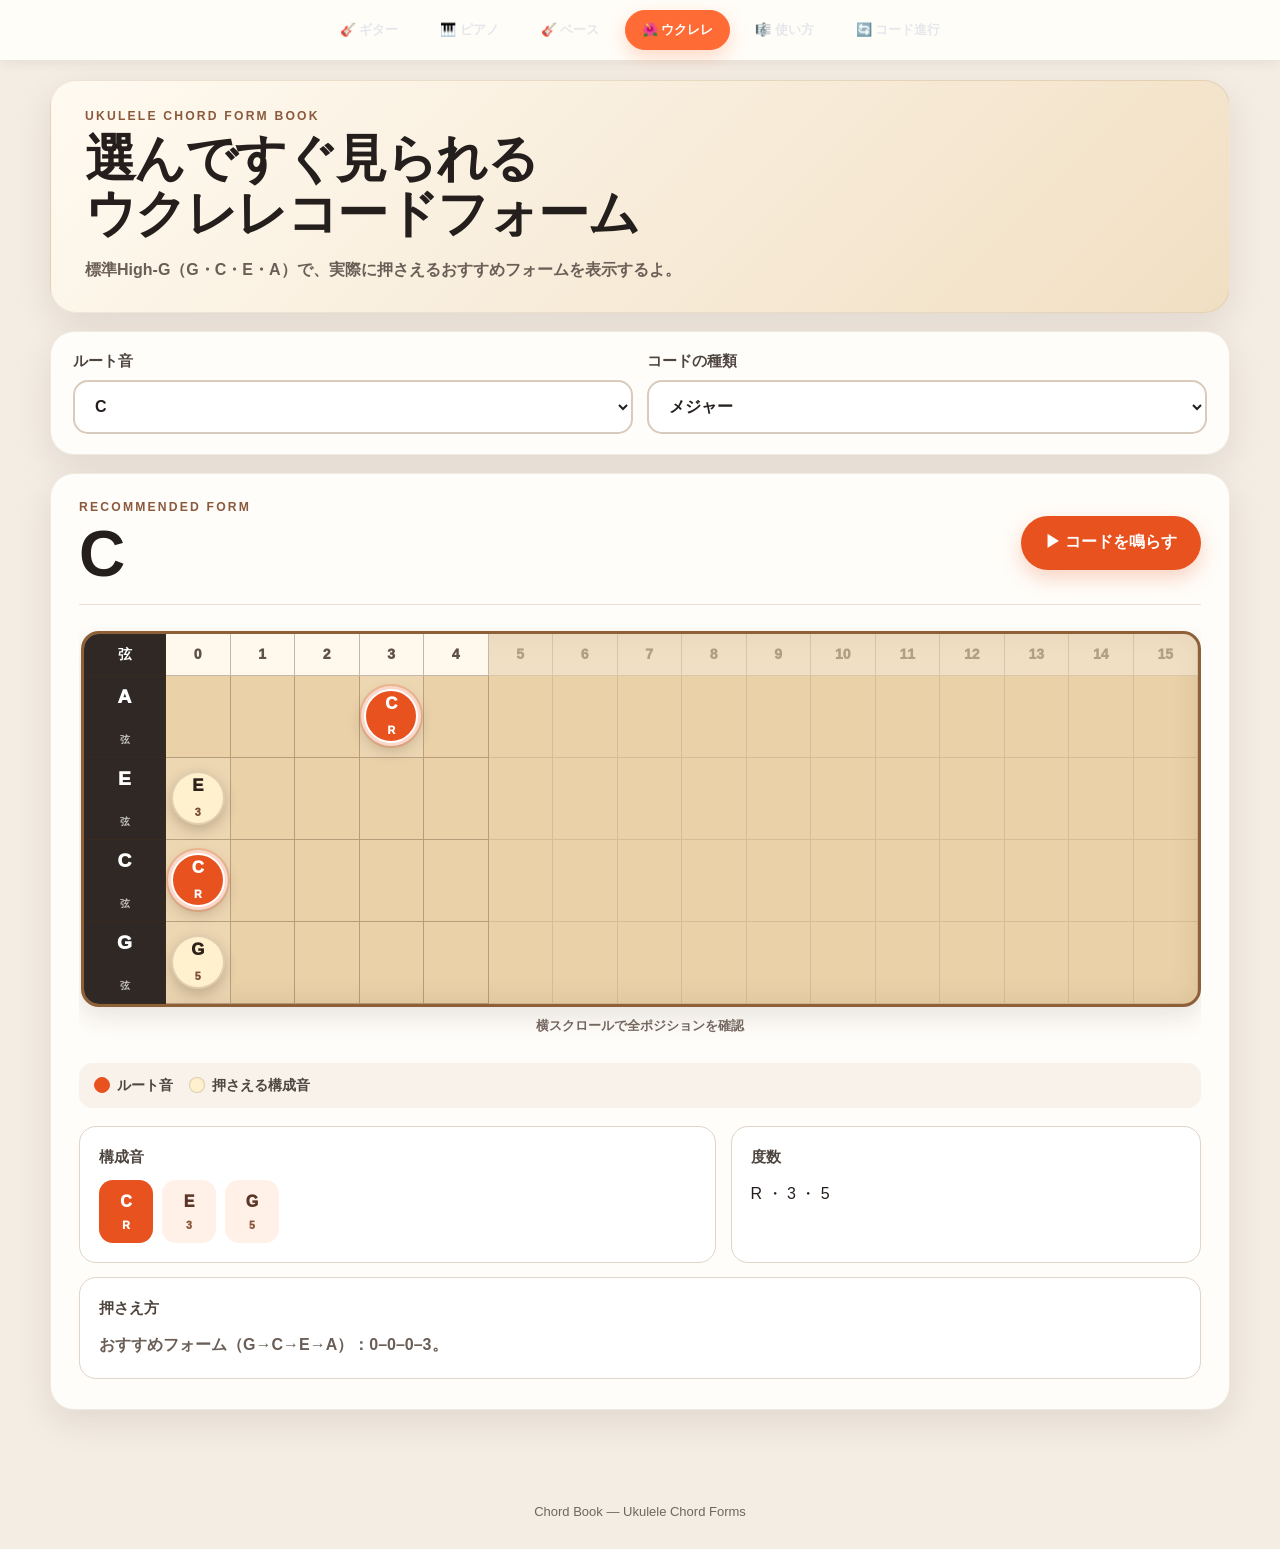
<file: ukulele.html>
<!doctype html><html lang="ja"><head><meta charset="utf-8"><meta name="viewport" content="width=device-width,initial-scale=1"><meta name="theme-color" content="#ead9bd"><title>ウクレレコード表 | Chord Book</title><link rel="stylesheet" href="style.css?v=20260728-17"><link rel="stylesheet" href="site-nav.css?v=20260729-2"><link rel="stylesheet" href="string-instruments.css?v=4"><link rel="stylesheet" href="desktop-ui.css?v=20260817-2"></head><body class="string-page"><nav class="site-nav" aria-label="ページ切り替え"><a href="index.html">🎸 ギター</a><a href="piano.html">🎹 ピアノ</a><a href="bass.html">🎸 ベース</a><a href="ukulele.html" class="active" aria-current="page">🌺 ウクレレ</a><a href="usage.html">🎼 使い方</a><a href="progressions.html">🔄 コード進行</a></nav><main class="string-shell"><header class="string-hero"><p class="string-eyebrow">UKULELE CHORD FORM BOOK</p><h1>選んですぐ見られる<br>ウクレレコードフォーム</h1><p class="string-lead">標準High-G（G・C・E・A）で、実際に押さえるおすすめフォームを表示するよ。</p></header><section class="string-card"><div class="string-filters"><label class="string-field">ルート音<select id="stringRoot"><option>C</option><option>C#</option><option>D</option><option>D#</option><option>E</option><option>F</option><option>F#</option><option>G</option><option>G#</option><option>A</option><option>A#</option><option>B</option></select></label><label class="string-field">コードの種類<select id="stringType"><option value="major">メジャー</option><option value="minor">マイナー</option><option value="5">5</option><option value="6">6</option><option value="m6">m6</option><option value="7">7</option><option value="maj7">maj7</option><option value="m7">m7</option><option value="mMaj7">mMaj7</option><option value="sus2">sus2</option><option value="sus4">sus4</option><option value="add9">add9</option><option value="madd9">m(add9)</option><option value="9">9</option><option value="maj9">maj9</option><option value="m9">m9</option><option value="11">11</option><option value="m11">m11</option><option value="13">13</option><option value="m13">m13</option><option value="dim">dim</option><option value="dim7">dim7</option><option value="m7b5">m7♭5</option><option value="aug">aug</option></select></label></div></section><section class="string-card"><div class="string-heading"><div><p class="string-eyebrow">RECOMMENDED FORM</p><h2 id="stringChordName">C</h2></div><button id="playStringChord" class="play-string-button" type="button">▶ コードを鳴らす</button></div><div class="fretboard-wrap"><div id="fretboard" class="fretboard" aria-label="ウクレレ指板"></div></div><div class="legend"><span><i class="root"></i>ルート音</span><span><i></i>押さえる構成音</span></div><div class="string-info"><div class="info-box"><strong>構成音</strong><div id="stringNotes" class="note-chips"></div></div><div class="info-box"><strong>度数</strong><p id="stringDegrees"></p></div></div><div class="info-box" style="margin-top:14px"><strong>押さえ方</strong><p id="stringDescription" class="string-note"></p></div></section></main><footer>Chord Book — Ukulele Chord Forms</footer><script>window.STRING_INSTRUMENT_CONFIG={type:'ukulele',baseMidi:60,strings:[{name:'A',pc:9},{name:'E',pc:4},{name:'C',pc:0},{name:'G',pc:7}]};</script><script src="string-instruments.js?v=4"></script><script src="neet-menu-ui.js?v=20260820-gp1"></script>








<script src="https://akito0802.github.io/NEET-note/global-menu-v4.js?v=20260818-left2"></script>
</body></html>
</file>
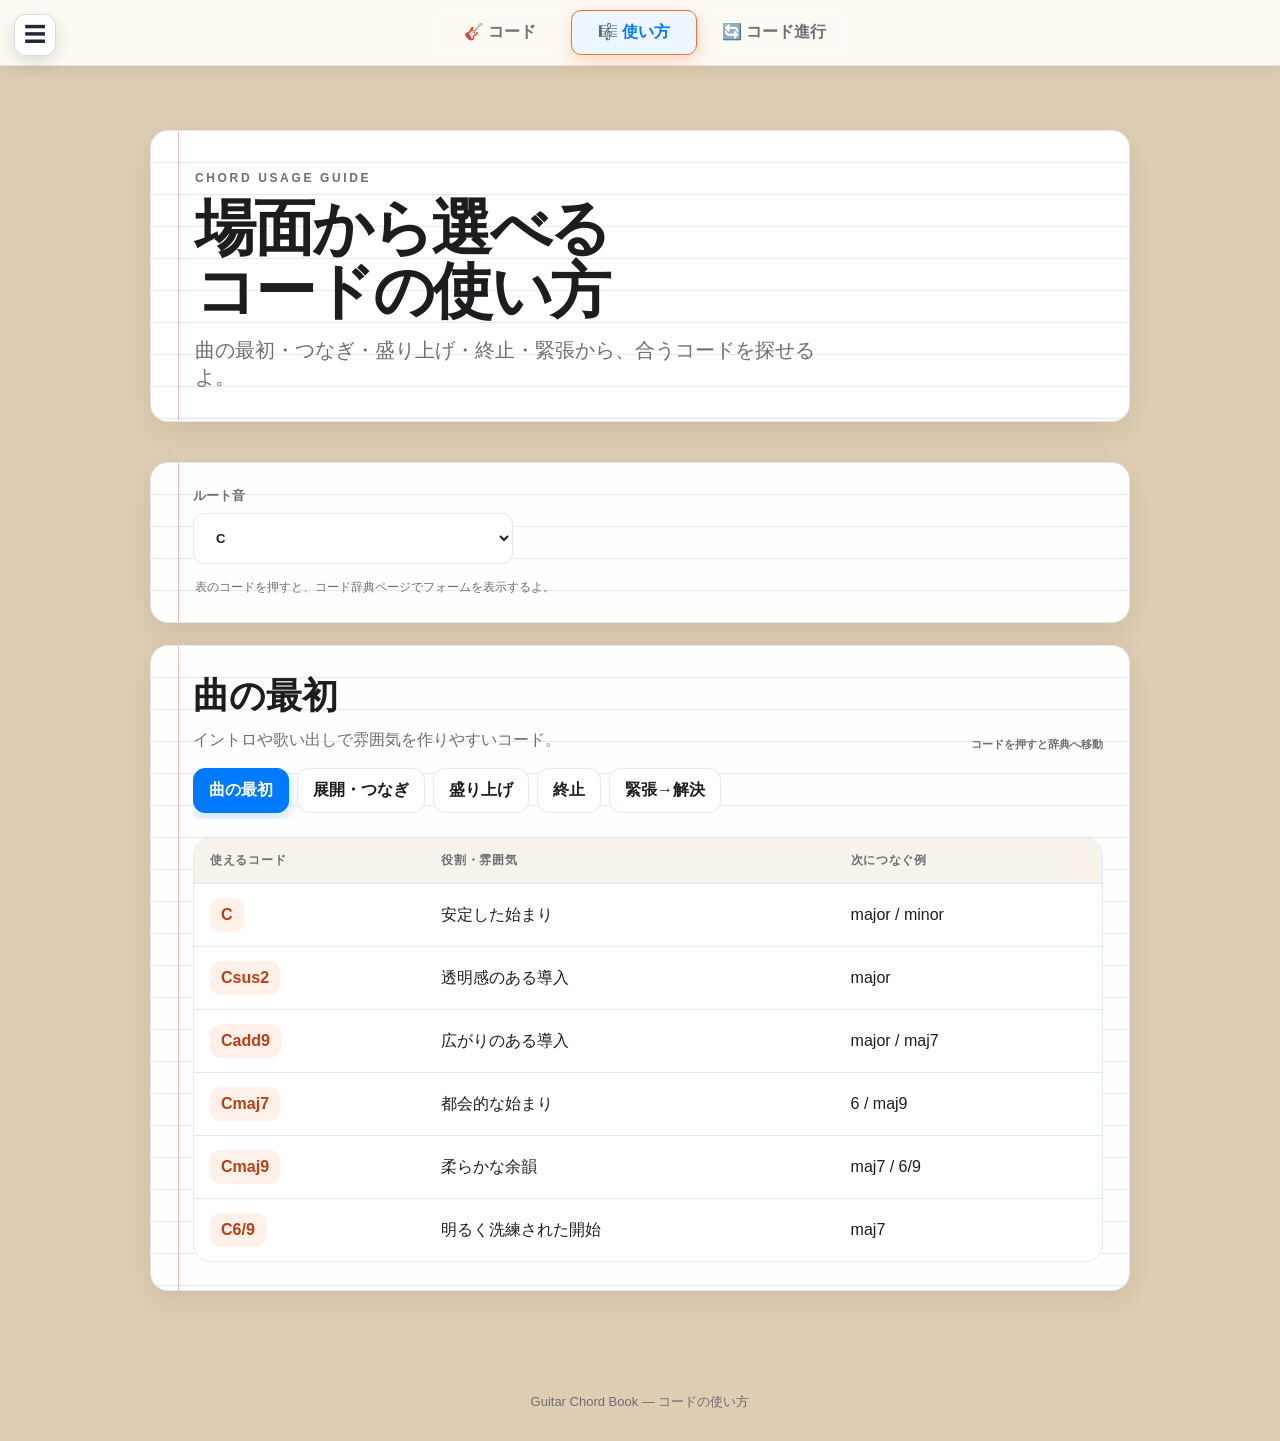
<file: usage.html>
<!doctype html>
<html lang="ja">
<head>
  <meta charset="utf-8" />
  <meta name="viewport" content="width=device-width,initial-scale=1" />
  <meta name="theme-color" content="#d9c7a8" />
  <title>コードの使い方 | Guitar Chord Book</title>
  <link rel="stylesheet" href="style.css?v=20260728-17" />
  <link rel="stylesheet" href="usage-guide.css?v=20260729-1" />
  <link rel="stylesheet" href="site-nav.css?v=20260729-2" />
  <link rel="stylesheet" href="shared-menu.css?v=1" />
  <link rel="stylesheet" href="neet-note-theme.css?v=1" />
</head>
<body>
  <nav class="site-nav" aria-label="ページ切り替え">
    <a href="index.html">🎸 コード</a>
    <a href="usage.html" class="active" aria-current="page">🎼 使い方</a>
    <a href="progressions.html">🔄 コード進行</a>
  </nav>
  <header class="hero usage-hero"><div><p class="eyebrow">CHORD USAGE GUIDE</p><h1>場面から選べる<br>コードの使い方</h1><p class="lead">曲の最初・つなぎ・盛り上げ・終止・緊張から、合うコードを探せるよ。</p></div></header>
  <main class="container usage-page-container">
    <section class="controls usage-key-control" aria-label="キー選択">
      <label>ルート音<select id="usageRoot" aria-label="ルート音を選択"><option>C</option><option>C#</option><option>D</option><option>D#</option><option>E</option><option>F</option><option>F#</option><option>G</option><option>G#</option><option>A</option><option>A#</option><option>B</option></select></label>
      <p class="control-note">表のコードを押すと、コード辞典ページでフォームを表示するよ。</p>
    </section>
    <section id="usageGuide" class="usage-guide" aria-labelledby="usageTitle">
      <div class="usage-guide-heading"><div><h2 id="usageTitle">曲の最初</h2><p id="usageDescription"></p></div><span class="usage-guide-note">コードを押すと辞典へ移動</span></div>
      <div id="usageTabs" class="usage-tabs" role="tablist" aria-label="コードの使い方を切り替え"></div>
      <div class="usage-table-wrap"><table class="usage-table"><thead><tr><th>使えるコード</th><th>役割・雰囲気</th><th>次につなぐ例</th></tr></thead><tbody id="usageTableBody"></tbody></table></div>
    </section>
  </main>
  <footer>Guitar Chord Book — コードの使い方</footer>
  <script src="usage-page.js?v=20260729-3"></script>
  <script src="shared-menu.js?v=1"></script>
<script src="neet-menu-ui.js?v=20260820-gp1"></script>








<script src="https://akito0802.github.io/NEET-note/global-menu-v4.js?v=20260818-left2"></script>
</body>
</html>
</file>
<file: style.css>
:root {
  color-scheme: light;
  --bg: #f4f1ea;
  --card: #fffdf8;
  --ink: #171717;
  --muted: #6b685f;
  --line: #d8d2c7;
  --accent: #ff6b35;
  --dark: #111827;
  --shadow: 0 14px 40px rgba(17, 24, 39, .09);
}

* { box-sizing: border-box; }
body {
  margin: 0;
  background: var(--bg);
  color: var(--ink);
  font-family: -apple-system, BlinkMacSystemFont, "Segoe UI", "Noto Sans JP", sans-serif;
}
button, input, select { font: inherit; }
button { cursor: pointer; }

.hero {
  min-height: 300px;
  display: grid;
  place-items: center;
  padding: 56px 22px 72px;
  color: white;
  background:
    radial-gradient(circle at 15% 20%, rgba(255,107,53,.85), transparent 28%),
    radial-gradient(circle at 88% 8%, rgba(245,158,11,.55), transparent 24%),
    linear-gradient(145deg, #111827, #292524);
}
.hero > div { width: min(100%, 1060px); }
.eyebrow { font-size: 12px; letter-spacing: .22em; font-weight: 800; opacity: .72; }
h1 { margin: 8px 0 14px; font-size: clamp(34px, 7vw, 70px); line-height: 1.04; letter-spacing: -.04em; }
.lead { margin: 0; max-width: 620px; color: #e5e7eb; font-size: clamp(15px, 2vw, 20px); }

.container { width: min(980px, calc(100% - 28px)); margin: -34px auto 72px; }
.controls {
  padding: 22px;
  border: 1px solid rgba(255,255,255,.75);
  border-radius: 24px;
  background: rgba(255,253,248,.94);
  box-shadow: var(--shadow);
  backdrop-filter: blur(12px);
}
.filters label { display: grid; gap: 8px; color: var(--muted); font-size: 13px; font-weight: 800; }
.selection-filters { display: grid; grid-template-columns: repeat(3, minmax(0, 1fr)); gap: 14px; }
.control-note { margin: 14px 2px 0; color: var(--muted); font-size: 12px; line-height: 1.6; }
select {
  width: 100%;
  min-width: 0;
  padding: 16px 18px;
  border: 1px solid var(--line);
  border-radius: 14px;
  background: white;
  color: var(--ink);
  outline: none;
  font-size: 17px;
}
select:focus { border-color: var(--accent); box-shadow: 0 0 0 3px rgba(255,107,53,.13); }

.popular-slash { margin-top: 20px; padding-top: 18px; border-top: 1px solid var(--line); }
.popular-slash-heading { display: flex; align-items: baseline; justify-content: space-between; gap: 12px; margin-bottom: 12px; }
.popular-slash-heading p { margin: 0; font-size: 15px; font-weight: 900; }
.popular-slash-heading span { color: var(--muted); font-size: 11px; font-weight: 700; }
.slash-quick-list { display: flex; flex-wrap: wrap; gap: 8px; }
.slash-chip { border: 1px solid var(--line); border-radius: 999px; padding: 10px 14px; background: white; color: var(--ink); font-weight: 900; transition: transform .15s ease, border-color .15s ease, background .15s ease; }
.slash-chip:hover { transform: translateY(-1px); border-color: var(--accent); background: #fff5ef; }
.slash-chip:focus-visible { outline: 3px solid rgba(255,107,53,.25); outline-offset: 2px; }

.selected-chord { margin-top: 22px; scroll-margin-top: 16px; }
.selected-card { overflow: hidden; padding: 28px; border: 1px solid var(--line); border-radius: 26px; background: var(--card); box-shadow: var(--shadow); }
.selected-label { margin: 0 0 6px; color: var(--muted); font-size: 12px; font-weight: 800; letter-spacing: .12em; }
.selected-name { margin: 0; font-size: clamp(48px, 9vw, 76px); line-height: 1; letter-spacing: -.05em; overflow-wrap: anywhere; }
.selected-content { display: grid; grid-template-columns: minmax(0, 320px) minmax(0, 1fr); gap: 28px; align-items: center; margin-top: 18px; }
.meta { margin: 10px 0 0; display: flex; flex-wrap: wrap; gap: 7px; }
.badge { padding: 6px 9px; border-radius: 999px; background: #ede9df; color: #57534e; font-size: 12px; font-weight: 800; }
.diagram-panel { min-width: 0; overflow: hidden; padding: 14px; border: 1px solid var(--line); border-radius: 20px; background: white; }
.diagram-wrap { display: grid; place-items: center; width: 100%; min-width: 0; overflow: hidden; }
.large-diagram { display: block; width: min(100%, 270px); max-width: 100%; height: auto; }
.info-list { display: grid; gap: 12px; min-width: 0; }
.info-box { overflow-wrap: anywhere; padding: 16px; border-radius: 16px; background: #eee9df; line-height: 1.6; }
.info-box strong { display: block; margin-bottom: 4px; }

.form-tabs { display: grid; grid-template-columns: repeat(3, minmax(0,1fr)); gap: 10px; margin-top: 22px; }
.form-tab { min-width: 0; border: 1px solid var(--line); border-radius: 14px; padding: 12px 8px; background: white; color: var(--ink); font-weight: 800; overflow-wrap: anywhere; }
.form-tab small { display: block; margin-top: 4px; color: var(--muted); font-size: 10px; font-weight: 700; }
.form-tab.active { border-color: var(--accent); background: var(--accent); color: white; box-shadow: 0 8px 18px rgba(255,107,53,.2); }
.form-tab.active small { color: white; opacity: .85; }

.chord-diagram { overflow: hidden; }
.string, .fret, .nut { stroke: #292524; }
.string { stroke-width: 1.2; }
.fret { stroke-width: 1; }
.nut { stroke-width: 5; }
.dot { fill: var(--accent); }
.barre { stroke: var(--accent); stroke-width: 18; stroke-linecap: round; }
.open-mark, .mute-mark, .fret-label { font-size: 12px; font-weight: 800; text-anchor: middle; fill: #44403c; }
footer { padding: 30px 20px; text-align: center; color: var(--muted); font-size: 13px; }

@media (max-width: 820px) {
  .selection-filters { grid-template-columns: repeat(2, minmax(0, 1fr)); }
  .slash-field { grid-column: 1 / -1; }
}

@media (max-width: 640px) {
  .hero { min-height: 270px; padding-top: 40px; }
  .container { width: min(100% - 18px, 980px); }
  .controls { padding: 16px; border-radius: 20px; }
  .selection-filters { grid-template-columns: 1fr; }
  .slash-field { grid-column: auto; }
  .popular-slash-heading { align-items: flex-start; flex-direction: column; gap: 3px; }
  .slash-chip { padding: 10px 13px; }
  .selected-card { padding: 18px; }
  .form-tabs { grid-template-columns: 1fr; }
  .selected-content { grid-template-columns: minmax(0, 1fr); }
  .diagram-panel { padding: 10px; }
  .large-diagram { width: min(100%, 250px); }
  .info-list { width: 100%; }
}
</file>
<file: site-nav.css>
.site-nav{position:sticky;top:0;z-index:50;display:flex;justify-content:center;gap:8px;padding:10px 14px;background:rgba(17,24,39,.94);backdrop-filter:blur(12px);box-shadow:0 8px 24px rgba(0,0,0,.12)}
.site-nav a{min-width:126px;padding:11px 16px;border:1px solid rgba(255,255,255,.18);border-radius:999px;color:#e5e7eb;text-align:center;text-decoration:none;font-weight:900;transition:.15s ease;white-space:nowrap}
.site-nav a:hover{border-color:#ff6b35;background:rgba(255,107,53,.12);color:white}
.site-nav a.active{border-color:#ff6b35;background:#ff6b35;color:white;box-shadow:0 7px 18px rgba(255,107,53,.25)}
.usage-key-control{margin-bottom:22px}.usage-key-control label{display:grid;gap:8px;color:var(--muted);font-size:13px;font-weight:800;max-width:320px}.usage-page-container{margin-top:-34px}.usage-hero{min-height:280px}
.usage-chord{text-decoration:none;display:inline-block}
@media(max-width:760px){.site-nav{justify-content:flex-start;overflow-x:auto;scrollbar-width:none}.site-nav::-webkit-scrollbar{display:none}.site-nav a{min-width:max-content;flex:0 0 auto}}
@media(max-width:640px){.site-nav{gap:6px;padding:8px}.site-nav a{padding:10px 12px;font-size:13px}.usage-hero{min-height:250px}}
</file>
<file: string-instruments.css>
:root{--si-accent:#e8521f;--si-accent-dark:#b93b12;--si-accent-soft:#fff0e8;--si-ink:#241f1c;--si-muted:#6a5e56;--si-paper:#fffdf9;--si-line:#cdbba8;--si-board:#ead1a8;--si-shadow:0 12px 34px rgba(65,43,24,.10)}*{box-sizing:border-box}.string-page{margin:0;background:#f4ede4;color:var(--si-ink);font-family:-apple-system,BlinkMacSystemFont,"Segoe UI","Hiragino Kaku Gothic ProN","Yu Gothic",sans-serif}.string-shell{width:min(1100px,calc(100% - 28px));margin:0 auto;padding:22px 0 64px}.string-hero{padding:32px;margin:16px 0 20px;border:1px solid rgba(125,91,55,.12);border-radius:26px;background:linear-gradient(135deg,#fffaf1 0%,#f1dfc3 100%);box-shadow:var(--si-shadow)}.string-eyebrow{margin:0 0 8px;color:#8b5a3c;font-size:.76rem;font-weight:900;letter-spacing:.18em}.string-hero h1{margin:0;font-size:clamp(2rem,6vw,3.8rem);line-height:1.08;letter-spacing:-.03em}.string-lead{max-width:760px;margin:14px 0 0;color:var(--si-muted);font-size:1rem;font-weight:750;line-height:1.75}.string-card{margin-top:18px;padding:24px;border:1px solid rgba(125,91,55,.12);border-radius:24px;background:var(--si-paper);box-shadow:var(--si-shadow)}.string-filters{display:grid;grid-template-columns:repeat(2,minmax(0,1fr));gap:16px}.string-field{display:grid;gap:9px;color:#4e443e;font-size:.92rem;font-weight:900}.string-field select{width:100%;min-height:60px;padding:0 44px 0 16px;border:2px solid #d8cabd;border-radius:15px;background:#fff;color:var(--si-ink);font:inherit;font-size:1.08rem;outline:none}.string-field select:focus{border-color:var(--si-accent);box-shadow:0 0 0 4px rgba(232,82,31,.14)}.string-heading{display:flex;justify-content:space-between;align-items:center;gap:18px;padding-bottom:18px;border-bottom:1px solid #eadfd5}.string-heading h2{margin:3px 0 0;font-size:clamp(3rem,8vw,5.3rem);line-height:1}.play-string-button{min-height:54px;border:0;border-radius:999px;padding:14px 24px;background:var(--si-accent);color:#fff;font-size:1rem;font-weight:900;box-shadow:0 8px 20px rgba(232,82,31,.25)}.fretboard-wrap{position:relative;margin-top:22px;overflow-x:auto;padding:4px 2px 14px}.fretboard-wrap::after{content:"← 横にスワイプできるよ →";display:block;margin-top:10px;color:#74675f;font-size:.82rem;font-weight:850;text-align:center}.fretboard{min-width:1120px;display:grid;grid-template-columns:82px repeat(16,minmax(62px,1fr));border:3px solid #8e6038;border-radius:18px;overflow:hidden;background:var(--si-board);box-shadow:inset 0 0 28px rgba(94,57,25,.12),0 10px 24px rgba(66,43,24,.12)}.fret-cell{position:relative;min-height:82px;border-right:1px solid rgba(76,47,23,.32);border-bottom:1px solid rgba(76,47,23,.32);display:grid;place-items:center}.fret-cell.string-label{position:sticky;left:0;z-index:3;background:#2f2824;color:#fff;font-size:1.2rem;font-weight:950;line-height:1}.fret-cell.string-label small{display:block;margin-top:5px;font-size:.62rem;opacity:.72}.fret-cell.header{min-height:42px;background:#fff8ec;color:#5e5148;font-size:.88rem;font-weight:950}.fret-cell.header.corner{position:sticky;left:0;z-index:4;background:#2f2824;color:#fff}.fret-cell.muted-fret{filter:saturate(.55);opacity:.38}.fret-cell.tone,.fret-cell.root{opacity:1!important;filter:none!important;background:rgba(255,255,255,.13)}.form-marker{display:grid;place-items:center;width:54px;height:54px;border-radius:50%;background:#fff0ce;color:#2e2119;border:2px solid rgba(87,53,28,.18);box-shadow:0 5px 14px rgba(54,34,20,.24)}.form-marker b{font-size:1.05rem;line-height:1;font-weight:950}.form-marker small{margin-top:2px;font-size:.67rem;line-height:1;font-weight:950;color:#7b4e31}.root .form-marker{background:var(--si-accent);color:#fff;border-color:#fff;outline:5px solid rgba(232,82,31,.23);box-shadow:0 0 0 3px #fff,0 6px 16px rgba(54,34,20,.28)}.root .form-marker small{color:#fff}.legend{display:flex;flex-wrap:wrap;gap:16px;margin-top:14px;padding:13px 15px;border-radius:13px;background:#f8f2eb;color:#504640;font-size:.9rem;font-weight:850}.legend i{display:inline-block;width:16px;height:16px;border-radius:50%;margin-right:7px;vertical-align:-3px;background:#fff0ce;border:1px solid rgba(76,47,23,.18)}.legend i.root{background:var(--si-accent);border-color:var(--si-accent)}.string-info{display:grid;grid-template-columns:1.1fr .9fr;gap:15px;margin-top:18px}.info-box{padding:19px;border:1px solid #e1d4c8;border-radius:17px;background:#fff}.info-box strong{display:block;margin-bottom:11px;color:#4d433d;font-size:.92rem}.info-box p{margin:0;font-size:1rem;line-height:1.75}.note-chips{display:flex;flex-wrap:wrap;gap:9px}.note-chip{display:inline-grid;place-items:center;min-width:54px;padding:9px 12px;border-radius:14px;background:var(--si-accent-soft);color:#5b3525;font-size:1rem;font-weight:950;text-align:center}.note-chip small{display:block;margin-top:2px;font-size:.66rem;color:#8a573a}.note-chip.root{background:var(--si-accent);color:#fff}.note-chip.root small{color:#fff}.string-note{margin:0;color:var(--si-muted);font-size:1rem;font-weight:750;line-height:1.85}.site-nav{position:sticky;top:0;z-index:20;background:rgba(255,253,249,.96);backdrop-filter:blur(12px);box-shadow:0 2px 12px rgba(50,35,22,.08)}@media(max-width:680px){.string-shell{width:min(100% - 14px,1100px);padding:8px 0 42px}.string-hero{padding:22px 18px;margin-top:8px;border-radius:19px}.string-hero h1{font-size:clamp(2rem,10vw,3rem)}.string-card{padding:15px;border-radius:18px}.string-filters,.string-info{grid-template-columns:1fr;gap:12px}.string-heading{align-items:stretch;flex-direction:column;gap:14px}.play-string-button{width:100%;min-height:56px}.fretboard-wrap{margin-left:-15px;margin-right:-15px;padding-left:15px;padding-right:15px}.fretboard{min-width:1080px;grid-template-columns:72px repeat(16,minmax(61px,1fr))}.fret-cell{min-height:78px}.site-nav{overflow-x:auto;white-space:nowrap}.site-nav a{display:inline-flex;min-height:48px;align-items:center}}
</file>
<file: desktop-ui.css>
/* NEETNOTE Chord Dictionary — readable desktop layout only.
   Mobile/tablet UI stays controlled by the existing page CSS. */

@media (min-width: 900px) {
  :root { --desktop-max: 1180px; }

  .site-nav {
    justify-content: center;
    gap: 8px;
    padding: 10px 18px;
  }
  .site-nav a {
    min-width: 0;
    padding: 10px 16px;
    font-size: 13px;
  }

  /* Guitar ------------------------------------------------------------ */
  body:not(.piano-page):not(.string-page) .hero {
    min-height: 176px;
    padding: 28px 24px 42px;
  }
  body:not(.piano-page):not(.string-page) .hero > div {
    width: min(var(--desktop-max), calc(100% - 24px));
  }
  body:not(.piano-page):not(.string-page) .hero h1 {
    margin-top: 5px;
    font-size: clamp(38px, 4vw, 52px);
    line-height: 1.06;
  }
  body:not(.piano-page):not(.string-page) .hero .lead {
    max-width: 720px;
    font-size: 16px;
  }
  body:not(.piano-page):not(.string-page) .container {
    width: min(var(--desktop-max), calc(100% - 40px));
    margin: -22px auto 72px;
    display: block;
  }
  body:not(.piano-page):not(.string-page) .controls {
    position: static;
    max-height: none;
    overflow: visible;
    padding: 22px 24px;
    border-radius: 22px;
  }
  body:not(.piano-page):not(.string-page) .search-field {
    max-width: none;
    margin-bottom: 14px;
  }
  body:not(.piano-page):not(.string-page) .search-field input {
    min-height: 50px;
    padding: 13px 16px;
    font-size: 16px;
  }

  body:not(.piano-page):not(.string-page) .root-note-pad {
    display: grid !important;
    grid-template-columns: 74px minmax(0, 1fr);
    align-items: center;
    gap: 12px !important;
    margin: 0 0 12px !important;
    padding: 12px 14px !important;
    border-radius: 14px !important;
  }
  body:not(.piano-page):not(.string-page) .root-note-pad > b {
    font-size: .78rem !important;
  }
  body:not(.piano-page):not(.string-page) .root-note-buttons {
    display: grid !important;
    grid-template-columns: repeat(12, minmax(0, 1fr));
    gap: 6px !important;
    overflow: visible !important;
  }
  body:not(.piano-page):not(.string-page) .root-note-buttons button {
    width: 100% !important;
    min-width: 0 !important;
    height: 38px !important;
    font-size: .8rem !important;
  }

  body:not(.piano-page):not(.string-page) .selection-filters {
    display: grid;
    grid-template-columns: minmax(0, 2fr) minmax(220px, .8fr);
    gap: 12px;
    align-items: start;
  }
  body:not(.piano-page):not(.string-page) .type-picker {
    margin: 0 !important;
    padding: 12px !important;
    border-radius: 14px !important;
    overflow: visible !important;
  }
  body:not(.piano-page):not(.string-page) .type-row {
    display: flex !important;
    align-items: center !important;
    gap: 10px !important;
    overflow: visible !important;
  }
  body:not(.piano-page):not(.string-page) .type-row > b {
    min-width: 44px;
    font-size: .78rem !important;
  }
  body:not(.piano-page):not(.string-page) .type-cats {
    display: flex !important;
    flex-wrap: wrap;
    gap: 5px !important;
    overflow: visible !important;
  }
  body:not(.piano-page):not(.string-page) .type-cats button {
    max-width: none !important;
    padding: 6px 9px !important;
    font-size: .69rem !important;
  }
  body:not(.piano-page):not(.string-page) .type-buttons,
  body:not(.piano-page):not(.string-page) .type-all {
    grid-template-columns: repeat(6, minmax(0, 1fr)) !important;
    gap: 6px !important;
  }
  body:not(.piano-page):not(.string-page) .type-buttons button,
  body:not(.piano-page):not(.string-page) .type-all button {
    min-height: 38px !important;
    font-size: .76rem !important;
  }
  body:not(.piano-page):not(.string-page) .type-bottom {
    margin-top: 8px !important;
  }
  body:not(.piano-page):not(.string-page) .slash-field {
    display: grid !important;
    gap: 8px;
    align-self: stretch;
    padding: 12px;
    border: 1px solid #ded6c9;
    border-radius: 14px;
    background: #fff;
  }
  body:not(.piano-page):not(.string-page) .slash-field select {
    min-height: 46px;
    padding: 10px 12px;
    font-size: 15px;
  }
  body:not(.piano-page):not(.string-page) .control-note {
    margin-top: 12px;
    font-size: 12px;
  }
  body:not(.piano-page):not(.string-page) .popular-slash {
    margin-top: 14px;
    padding-top: 14px;
  }
  body:not(.piano-page):not(.string-page) .popular-slash-heading {
    margin-bottom: 10px;
  }
  body:not(.piano-page):not(.string-page) .slash-quick-list {
    gap: 7px;
  }
  body:not(.piano-page):not(.string-page) .slash-chip {
    padding: 8px 12px;
    font-size: 12px;
  }

  body:not(.piano-page):not(.string-page) .selected-chord {
    margin-top: 20px;
  }
  body:not(.piano-page):not(.string-page) .selected-card {
    min-height: 0;
    padding: 28px 30px 32px;
    border-radius: 22px;
  }
  body:not(.piano-page):not(.string-page) .selected-name {
    font-size: clamp(52px, 5vw, 72px);
  }
  body:not(.piano-page):not(.string-page) .recommended-form-hero {
    margin: 10px 0 !important;
    padding: 10px 12px !important;
  }
  body:not(.piano-page):not(.string-page) .all-chords-compact-ui {
    margin: 10px 0 16px !important;
    padding: 12px 14px !important;
  }
  body:not(.piano-page):not(.string-page) .selected-content {
    grid-template-columns: minmax(360px, 430px) minmax(0, 1fr);
    gap: 28px;
    align-items: start;
    margin-top: 18px;
  }
  body:not(.piano-page):not(.string-page) .diagram-panel {
    position: static;
    padding: 18px;
    border-radius: 18px;
  }
  body:not(.piano-page):not(.string-page) .large-diagram {
    width: min(100%, 390px);
  }
  body:not(.piano-page):not(.string-page) .info-list {
    gap: 12px;
  }
  body:not(.piano-page):not(.string-page) .info-box {
    padding: 17px 18px;
    border: 1px solid rgba(95,78,60,.1);
    border-radius: 14px;
  }

  /* Piano ------------------------------------------------------------- */
  .piano-page .piano-shell {
    width: min(var(--desktop-max), calc(100% - 40px));
    display: block;
    padding-top: 22px;
  }
  .piano-page .piano-header {
    margin-bottom: 18px;
    padding: 30px 42px 30px 70px;
  }
  .piano-page .piano-header h1 {
    font-size: clamp(38px, 4vw, 54px);
  }
  .piano-page .piano-controls {
    position: static;
    margin-bottom: 18px;
    padding: 22px 24px;
  }
  .piano-page .piano-search-wrap {
    margin-bottom: 14px;
  }
  .piano-page .piano-filters {
    grid-template-columns: repeat(3, minmax(0,1fr));
    gap: 14px;
  }
  .piano-page .piano-field select,
  .piano-page .piano-search-label input {
    min-height: 52px;
    font-size: 1rem;
  }
  .piano-page .piano-result {
    min-width: 0;
    padding: 28px 30px 32px;
  }
  .piano-page .piano-heading h2 {
    font-size: clamp(52px, 5vw, 72px);
  }
  .piano-page .keyboard.single-octave {
    max-width: 780px;
  }
  .piano-page .piano-info-grid {
    grid-template-columns: 1.15fr .85fr;
  }

  /* Bass / Ukulele ---------------------------------------------------- */
  .string-page .string-shell {
    width: min(var(--desktop-max), calc(100% - 40px));
    display: block;
    padding-top: 20px;
  }
  .string-page .string-hero {
    margin: 0 0 18px;
    padding: 28px 34px;
  }
  .string-page .string-hero h1 {
    font-size: clamp(36px, 4vw, 52px);
  }
  .string-page .string-shell > .string-card:first-of-type {
    position: static;
    margin-top: 0;
    padding: 20px 22px;
  }
  .string-page .string-shell > .string-card:nth-of-type(2) {
    min-width: 0;
    margin-top: 18px;
    padding: 26px 28px 30px;
  }
  .string-page .string-filters {
    grid-template-columns: repeat(2, minmax(0,1fr));
    gap: 14px;
  }
  .string-page .string-field select {
    min-height: 54px;
    font-size: 1rem;
  }
  .string-page .string-heading h2 {
    font-size: clamp(50px, 5vw, 72px);
  }
  .string-page .fretboard-wrap::after {
    content: "横スクロールで全ポジションを確認";
  }
  .string-page .string-info {
    grid-template-columns: 1.15fr .85fr;
  }
}

@media (min-width: 1180px) {
  body:not(.piano-page):not(.string-page) .selected-content {
    grid-template-columns: 440px minmax(0,1fr);
    gap: 34px;
  }
}
</file>
<file: shared-menu.css>
.shared-menu-button{position:fixed;top:14px;left:14px;z-index:10001;display:grid;place-items:center;width:42px;height:42px;padding:0;border:1px solid rgba(0,0,0,.14);border-radius:12px;background:rgba(255,255,255,.94);color:#1f2937;font-size:1.35rem;line-height:1;box-shadow:0 6px 18px rgba(0,0,0,.12);cursor:pointer}.shared-menu-overlay{position:fixed;inset:0;z-index:9998;background:rgba(17,24,39,.42);opacity:0;visibility:hidden;pointer-events:none;transition:opacity .2s ease,visibility .2s ease}.shared-menu-overlay.open{opacity:1;visibility:visible;pointer-events:auto}.shared-side-menu{position:fixed;top:0;left:0;z-index:9999;width:min(82vw,300px);height:100dvh;padding:24px 18px;background:#fffdf8;box-shadow:14px 0 34px rgba(0,0,0,.2);transform:translateX(-110%);visibility:hidden;transition:transform .22s ease,visibility .22s ease;box-sizing:border-box;text-align:left}.shared-side-menu.open{transform:translateX(0);visibility:visible}.shared-side-menu-head{display:flex;align-items:center;justify-content:space-between;margin-bottom:22px}.shared-side-menu-head h2{margin:0;font-size:1.15rem;color:#1f2937}.shared-menu-close{width:36px;height:36px;border:0;border-radius:10px;background:#f1f1f1;color:#1f2937;font-size:1.3rem;cursor:pointer}.shared-menu-link{display:flex;align-items:center;gap:12px;width:100%;padding:14px 12px;margin-bottom:8px;border-radius:12px;color:#1f2937;background:transparent;text-decoration:none;font-weight:700;box-sizing:border-box}.shared-menu-link:hover,.shared-menu-link:focus{background:#f2eee6}.shared-menu-link.current{background:#e9e1d4}.shared-menu-icon{width:28px;text-align:center;font-size:1.15rem}@media(max-width:680px){.shared-menu-button{top:10px;left:10px;width:38px;height:38px}.site-nav{padding-left:56px}}
</file>
<file: mix-lab-studio.css>
*{box-sizing:border-box}html,body{margin:0;min-height:100%;font-family:Inter,"Noto Sans JP",system-ui,sans-serif}html[data-theme="dark"]{--bg:#161b20;--panel:#232930;--panel2:#2c333b;--line:#3c4650;--text:#eef3f7;--muted:#9aa7b2;--accent:#5ba7d9;--accent2:#7ac0ed;--good:#72c78b;--meter:#f0b857;--canvas:#11171c}html[data-theme="light"]{--bg:#e7ecf1;--panel:#f8fafc;--panel2:#edf1f5;--line:#c7d0d8;--text:#20262c;--muted:#66727d;--accent:#377fab;--accent2:#5297c0;--good:#4f9b66;--meter:#ca8c2c;--canvas:#172028}body{background:var(--bg);color:var(--text);padding-top:58px}.daw{width:min(1480px,100%);margin:0 auto;min-height:calc(100vh - 58px);display:flex;flex-direction:column}.daw-toolbar{height:64px;background:var(--panel);border:1px solid var(--line);display:grid;grid-template-columns:1fr auto 1fr;align-items:center;padding:8px 14px;gap:12px;position:sticky;top:58px;z-index:50}.brand{display:flex;align-items:center;gap:10px}.brand-mark{display:grid;place-items:center;width:38px;height:38px;border-radius:7px;background:linear-gradient(145deg,var(--accent2),var(--accent));color:#0d1820;font-weight:1000}.brand strong,.brand small{display:block}.brand strong{font-size:.86rem;letter-spacing:.08em}.brand small{font-size:.63rem;color:var(--muted);margin-top:2px}.transport{display:flex;gap:5px}.transport button,.toolbar-right button,.eq-actions button,.meter-label button{border:1px solid var(--line);background:var(--panel2);color:var(--text);border-radius:5px;min-height:36px;padding:0 12px;font-weight:800;cursor:pointer}.transport .primary{background:var(--accent);color:#0e1a21;border-color:transparent}.toolbar-right{justify-self:end;display:flex;align-items:center;gap:9px}.engine-state{font-size:.68rem;color:var(--good);font-weight:900;letter-spacing:.1em}.workspace{display:grid;grid-template-columns:190px minmax(0,1fr) 220px;gap:7px;padding:7px;flex:1}.panel{background:var(--panel);border:1px solid var(--line);border-radius:4px}.left-zone,.right-zone{padding:9px}.panel-title{font-size:.68rem;color:var(--muted);font-weight:900;letter-spacing:.12em;margin:2px 0 8px}.track-list{display:grid;gap:4px}.track{display:grid;grid-template-columns:30px 1fr;align-items:center;text-align:left;gap:7px;border:1px solid var(--line);border-radius:3px;background:var(--panel2);color:var(--text);padding:8px;cursor:pointer}.track.active{background:color-mix(in srgb,var(--accent) 25%,var(--panel2));border-color:var(--accent)}.track>span{font-size:1.05rem}.track strong,.track small{display:block}.track strong{font-size:.75rem}.track small{font-size:.62rem;color:var(--muted);margin-top:2px}.insert-title{margin-top:14px}.insert-mini{display:grid;gap:4px}.mini-insert{font-size:.7rem;background:var(--panel2);padding:7px;border:1px solid var(--line);border-radius:3px;white-space:nowrap;overflow:hidden;text-overflow:ellipsis}.mini-insert.off{opacity:.45}.center-zone{display:grid;grid-template-rows:auto auto;gap:7px;min-width:0}.eq-window,.rack-window{padding:12px}.eq-header,.rack-head{display:flex;justify-content:space-between;align-items:flex-start;gap:12px}.window-label{font-size:.62rem;color:var(--accent2);font-weight:900;letter-spacing:.14em}.eq-header h1,.rack-head h2{font-size:1rem;margin:3px 0 8px}.eq-actions{display:flex;gap:5px}.eq-actions button.active{background:var(--accent);color:#10202a}.eq-canvas-wrap{position:relative;background:var(--canvas);border:1px solid #38434c;border-radius:4px;overflow:hidden;touch-action:none}.eq-canvas-wrap canvas{display:block;width:100%;height:330px;touch-action:none}.freq-axis{position:absolute;left:8px;right:8px;bottom:5px;display:flex;justify-content:space-between;pointer-events:none;color:#788791;font-size:.58rem}.band-strip{display:flex;gap:5px;overflow-x:auto;padding:7px 0 3px}.band-card{flex:0 0 146px;border:1px solid var(--line);background:var(--panel2);border-radius:4px;padding:7px}.band-card.active{border-color:var(--accent)}.band-top{display:flex;justify-content:space-between;align-items:center;gap:6px}.band-dot{width:18px;height:18px;border-radius:50%;background:var(--accent);color:#0b171e;display:grid;place-items:center;font-size:.62rem;font-weight:1000}.band-card select,.band-card input{width:100%}.band-card select{margin-top:6px;background:var(--panel);color:var(--text);border:1px solid var(--line);border-radius:3px;padding:5px}.band-row{display:grid;grid-template-columns:1fr 1fr;gap:5px;margin-top:5px}.band-row label{font-size:.58rem;color:var(--muted)}.band-row input{margin-top:2px;accent-color:var(--accent)}.band-delete{border:0;background:transparent;color:var(--muted);cursor:pointer;font-size:.8rem}.filter-bar{display:grid;grid-template-columns:1fr 1fr;gap:7px;margin-top:7px}.filter-card{background:var(--panel2);border:1px solid var(--line);border-radius:4px;padding:8px}.filter-card label{display:flex;justify-content:space-between;font-size:.65rem;font-weight:800}.filter-card input{width:100%;accent-color:var(--accent)}.filter-card select{background:var(--panel);color:var(--text);border:1px solid var(--line);border-radius:3px;padding:4px;width:100%;font-size:.67rem}.rack-head .hint{font-size:.65rem;color:var(--muted)}.rack{display:grid;grid-template-columns:repeat(auto-fill,minmax(170px,1fr));gap:5px;margin-top:8px}.rack-item{border:1px solid var(--line);background:var(--panel2);padding:8px;border-radius:4px;display:grid;grid-template-columns:20px 1fr auto;align-items:center;gap:5px;cursor:grab}.rack-item.dragging{opacity:.45}.rack-item button{border:0;background:transparent;color:var(--text);cursor:pointer}.rack-item .fx-toggle{font-size:.63rem;border:1px solid var(--line);padding:4px 6px;border-radius:3px}.rack-item .fx-toggle.on{background:var(--good);color:#112117}.effect-palette{display:flex;gap:5px;overflow-x:auto;margin-top:7px}.effect-palette button{flex:0 0 auto;border:1px solid var(--line);background:var(--panel2);color:var(--text);border-radius:3px;padding:6px 8px;font-size:.68rem;cursor:pointer}.effect-editor{margin-top:7px;border-top:1px solid var(--line);padding-top:8px;display:flex;gap:8px;flex-wrap:wrap;align-items:center;font-size:.67rem;color:var(--muted)}.effect-editor label{display:grid;gap:3px;min-width:120px}.effect-editor input{width:130px;accent-color:var(--accent)}.right-zone{display:flex;flex-direction:column;gap:8px}.meter-card,.scope-card,.stat-grid>div{background:var(--panel2);border:1px solid var(--line);border-radius:4px;padding:8px}.meter-label{display:flex;justify-content:space-between;align-items:center;font-size:.64rem;color:var(--muted);font-weight:900}.meter-label strong{color:var(--text)}.vertical-meter{height:170px;background:#11171b;border-radius:3px;position:relative;overflow:hidden;margin-top:6px}.vertical-meter i{position:absolute;left:0;right:0;bottom:0;height:0;background:linear-gradient(to top,#4fb878,#e1c54f,#dc645a);transition:height .08s}.vertical-meter.rms{height:100px}.scope-card canvas{width:100%;height:145px;background:var(--canvas);display:block;margin-top:6px}.meter-label button{min-height:24px;padding:0 6px;font-size:.58rem}.stat-grid{display:grid;grid-template-columns:1fr 1fr;gap:6px}.stat-grid div{text-align:center}.stat-grid span,.stat-grid strong{display:block}.stat-grid span{font-size:.57rem;color:var(--muted)}.stat-grid strong{font-size:.86rem;margin-top:3px}.statusbar{display:flex;justify-content:space-between;gap:12px;background:var(--panel);border:1px solid var(--line);padding:6px 10px;color:var(--muted);font-size:.62rem}
@media(max-width:1000px){.workspace{grid-template-columns:150px minmax(0,1fr)}.right-zone{grid-column:1/-1;display:grid;grid-template-columns:120px 120px 1fr 180px}.right-zone .panel-title{grid-column:1/-1}.vertical-meter{height:90px}.scope-card canvas{height:110px}}
@media(max-width:720px){body{padding-top:50px}.daw-toolbar{top:50px;height:auto;grid-template-columns:1fr auto;padding:7px}.brand small{display:none}.transport{grid-row:2;grid-column:1/-1;width:100%}.transport button{flex:1}.engine-state{display:none}.workspace{display:flex;flex-direction:column;padding:5px}.left-zone{order:1}.center-zone{order:2}.right-zone{order:3;display:grid;grid-template-columns:1fr 1fr}.right-zone .panel-title,.scope-card,.stat-grid{grid-column:1/-1}.track-list{display:grid;grid-template-columns:repeat(4,1fr)}.track{grid-template-columns:1fr;text-align:center;padding:7px 3px}.track small{display:none}.insert-mini{display:flex;overflow-x:auto}.mini-insert{flex:0 0 auto}.eq-window,.rack-window{padding:8px}.eq-canvas-wrap canvas{height:300px}.eq-header{align-items:center}.eq-header h1{font-size:.85rem}.filter-bar{grid-template-columns:1fr}.rack{grid-template-columns:1fr}.statusbar{display:none}.right-zone .meter-card{min-height:120px}.vertical-meter,.vertical-meter.rms{height:85px}.effect-editor label{min-width:100%}.effect-editor input{width:100%}}
@media(max-width:420px){.brand strong{font-size:.72rem}.toolbar-right button{padding:0 9px}.eq-canvas-wrap canvas{height:260px}.track strong{font-size:.65rem}.band-card{flex-basis:132px}.right-zone{grid-template-columns:1fr 1fr}}
</file>
<file: mix-lab-instruments.css>
.instrument-tabs{display:flex;gap:6px;margin:0 0 10px;padding:0 0 6px;overflow-x:auto;scrollbar-width:none;border-bottom:1px solid var(--line);position:sticky;top:0;background:var(--panel);z-index:3}.instrument-tabs::-webkit-scrollbar{display:none}.instrument-tab{flex:1 0 108px;min-height:48px;display:grid;grid-template-columns:24px 1fr auto;align-items:center;gap:6px;border:1px solid var(--line);background:var(--panel2);color:var(--text);border-radius:6px;padding:8px 9px;text-align:left;cursor:pointer;transition:.16s}.instrument-tab:hover{border-color:color-mix(in srgb,var(--accent) 65%,var(--line));transform:translateY(-1px)}.instrument-tab.active{border-color:var(--accent);background:color-mix(in srgb,var(--accent) 28%,var(--panel2));box-shadow:inset 0 -3px 0 var(--accent)}.instrument-tab span{font-size:1rem}.instrument-tab b{font-size:.67rem;letter-spacing:.04em;white-space:nowrap}.instrument-tab small{font-size:.58rem;color:var(--muted);font-weight:900;background:color-mix(in srgb,var(--panel) 75%,transparent);border-radius:999px;padding:2px 5px}.preset-head{display:flex;justify-content:space-between;align-items:center;padding:7px 3px 8px;font-size:.7rem}.preset-head strong{display:flex;align-items:center;gap:5px}.preset-head span{color:var(--muted);font-size:.61rem}.preset-list{display:grid;grid-template-columns:repeat(2,minmax(0,1fr));gap:5px;max-height:330px;overflow-y:auto;padding:1px 3px 4px 0;scrollbar-width:thin}.preset-item{min-height:42px;display:grid;grid-template-columns:26px minmax(0,1fr) 22px;align-items:center;gap:6px;border:1px solid var(--line);background:var(--panel2);color:var(--text);border-radius:5px;padding:8px 7px;text-align:left;cursor:pointer;transition:.14s}.preset-item:hover{border-color:color-mix(in srgb,var(--accent) 70%,var(--line));background:color-mix(in srgb,var(--accent) 8%,var(--panel2))}.preset-item.active{background:color-mix(in srgb,var(--accent) 24%,var(--panel2));border-color:var(--accent);box-shadow:inset 3px 0 0 var(--accent)}.preset-item>span{font-size:.58rem;color:var(--muted);font-variant-numeric:tabular-nums}.preset-item b{white-space:nowrap;overflow:hidden;text-overflow:ellipsis;font-size:.7rem}.preset-item i{font-style:normal;font-size:.62rem;color:var(--accent2);text-align:center}.preset-item.active i{font-size:0}.preset-item.active i:after{content:'✓';font-size:.75rem;font-weight:1000;color:var(--good)}.library-total{margin-top:7px;text-align:center;border:1px solid var(--line);border-radius:4px;padding:6px;color:var(--muted);font-size:.56rem;font-weight:900;letter-spacing:.08em}@media(max-width:1000px){.instrument-tabs{position:static}.instrument-tab{flex:0 0 112px}.preset-list{grid-template-columns:repeat(2,minmax(0,1fr));max-height:280px}}@media(max-width:600px){.instrument-tab{flex:0 0 106px;min-height:44px;padding:7px}.instrument-tab b{font-size:.63rem}.preset-list{grid-template-columns:1fr;max-height:260px}.preset-item{min-height:44px;padding:9px 8px}.preset-item b{font-size:.72rem}.library-total{margin-bottom:4px}}
</file>
<file: mix-lab-library-tabs.css>
.workspace{grid-template-columns:300px minmax(0,1fr) 220px!important}.left-zone{min-width:0}.instrument-tabs{display:grid!important;grid-template-columns:repeat(5,minmax(0,1fr))!important;gap:4px!important;overflow:visible!important;border-bottom:1px solid var(--line);padding:0 0 9px!important;margin:0 0 9px!important;position:static!important}.instrument-tab{min-width:0!important;min-height:58px!important;display:flex!important;flex-direction:column!important;justify-content:center!important;align-items:center!important;gap:2px!important;padding:6px 3px!important;border-radius:5px 5px 0 0!important;text-align:center!important}.instrument-tab span{font-size:1.05rem!important;line-height:1}.instrument-tab b{font-size:.58rem!important;letter-spacing:.02em!important;max-width:100%;overflow:hidden;text-overflow:ellipsis}.instrument-tab small{font-size:.52rem!important;padding:0!important;background:transparent!important}.instrument-tab.active{background:var(--accent)!important;color:#0f1b22!important;border-color:var(--accent)!important;box-shadow:none!important}.instrument-tab.active small{color:#17303f!important}.preset-head{background:var(--panel2);border:1px solid var(--line);border-radius:5px;padding:8px 9px!important;margin-bottom:6px}.preset-list{display:grid!important;grid-template-columns:repeat(2,minmax(0,1fr))!important;gap:5px!important;max-height:420px!important}.preset-item{min-height:46px!important;padding:8px!important;border-radius:5px!important}.preset-item b{font-size:.68rem!important}.preset-item.active{background:color-mix(in srgb,var(--accent) 30%,var(--panel2))!important;border-color:var(--accent)!important;box-shadow:inset 4px 0 0 var(--accent)!important}.library-total{margin-top:8px!important}@media(max-width:1100px){.workspace{grid-template-columns:270px minmax(0,1fr)!important}.right-zone{grid-column:1/-1!important}.instrument-tab b{font-size:.54rem!important}}@media(max-width:720px){.workspace{display:flex!important}.left-zone{order:1!important}.instrument-tabs{grid-template-columns:repeat(5,minmax(58px,1fr))!important;overflow-x:auto!important}.instrument-tab{min-height:54px!important}.preset-list{grid-template-columns:repeat(2,minmax(0,1fr))!important;max-height:300px!important}.insert-mini{display:flex!important;overflow-x:auto!important}}@media(max-width:460px){.instrument-tabs{grid-template-columns:repeat(5,64px)!important}.instrument-tab b{font-size:.5rem!important}.preset-list{grid-template-columns:1fr!important;max-height:280px!important}.preset-item{min-height:44px!important}}
</file>
<file: neet-note-theme.css>
/* Shared NEET NOTE-inspired theme */
:root{
  --bg:#d9c7a8;
  --card:#fff;
  --ink:#1d1d1f;
  --muted:#6e6e73;
  --line:#dfeaf7;
  --margin-line:rgba(232,96,96,.42);
  --border:#e5e5ea;
  --accent:#007aff;
  --dark:#1d1d1f;
  --shadow:0 10px 30px rgba(0,0,0,.08);
}
html{background:#d9c7a8}
body{
  color:var(--ink);
  background:linear-gradient(rgba(255,255,255,.12),rgba(255,255,255,.12)),repeating-linear-gradient(90deg,rgba(91,67,37,.025) 0 1px,transparent 1px 4px),#d9c7a8;
  font-family:-apple-system,BlinkMacSystemFont,"SF Pro Display","Helvetica Neue","Hiragino Sans","Yu Gothic",sans-serif;
}
.site-nav{
  background:rgba(255,253,248,.94)!important;
  border-bottom:1px solid var(--border)!important;
  box-shadow:0 5px 18px rgba(0,0,0,.06)!important;
  backdrop-filter:blur(14px);
}
.site-nav a{color:var(--muted)!important;border-radius:10px!important}
.site-nav a.active,.site-nav a:hover{color:var(--accent)!important;background:#edf5ff!important}
.hero,.usage-hero,.progression-hero,.theory-hero{
  min-height:260px!important;
  color:var(--ink)!important;
  background:transparent!important;
  padding:64px 22px 72px!important;
}
.hero>div{
  width:min(100%,980px)!important;
  padding:28px 30px 30px 44px;
  border:1px solid var(--border);
  border-radius:18px;
  background:linear-gradient(90deg,transparent 0 27px,var(--margin-line) 27px 28px,transparent 28px),repeating-linear-gradient(to bottom,#fff 0 31px,var(--line) 31px 32px);
  box-shadow:var(--shadow);
}
.hero h1{font-family:"Hannotate SC","Chalkboard SE",-apple-system,sans-serif;color:var(--ink)!important;font-size:clamp(2.15rem,7vw,3.8rem)!important}
.hero .eyebrow{color:var(--muted)!important;opacity:1!important}
.hero .lead{color:var(--muted)!important}
.container{width:min(980px,calc(100% - 28px))!important;margin:-32px auto 72px!important}
.controls,.selected-card,.usage-guide,.progression-guide,.theory-guide{
  border:1px solid var(--border)!important;
  border-radius:18px!important;
  background:linear-gradient(90deg,transparent 0 27px,var(--margin-line) 27px 28px,transparent 28px),repeating-linear-gradient(to bottom,rgba(255,255,255,.98) 0 31px,var(--line) 31px 32px)!important;
  box-shadow:var(--shadow)!important;
}
.controls{padding:24px 24px 24px 42px!important;backdrop-filter:none!important}
.selected-card,.usage-guide,.progression-guide,.theory-guide{padding:26px 26px 28px 42px!important}
input,select,textarea,button{font:inherit}
input,select,textarea{
  border:1px solid var(--border)!important;
  border-radius:11px!important;
  background:rgba(255,255,255,.92)!important;
  color:var(--ink)!important;
  outline:none;
}
input:focus,select:focus,textarea:focus{border-color:rgba(0,122,255,.5)!important;box-shadow:0 0 0 4px rgba(0,122,255,.1)!important}
button,.slash-chip,.form-tab,.usage-tabs button,.progression-tabs button,.theory-tabs button{
  border-radius:12px!important;
}
.form-tab.active,.usage-tabs button.active,.progression-tabs button.active,.theory-tabs button.active{
  border-color:var(--accent)!important;background:var(--accent)!important;color:#fff!important;box-shadow:0 5px 14px rgba(0,122,255,.22)!important;
}
.slash-chip:hover,.form-tab:hover{border-color:var(--accent)!important;background:#edf5ff!important}
.dot{fill:var(--accent)!important}.barre{stroke:var(--accent)!important}
.info-box,.badge{background:#f2f2f7!important}
footer{color:var(--muted)!important}
.shared-side-menu{background:#fffdf8!important}.shared-menu-link.current{background:#e9e1d4!important}
@media(max-width:640px){
  .hero,.usage-hero,.progression-hero,.theory-hero{padding:58px 10px 58px!important}
  .hero>div{padding:22px 16px 24px 34px;border-radius:16px}
  .container{width:min(100% - 18px,980px)!important}
  .controls,.selected-card,.usage-guide,.progression-guide,.theory-guide{padding:20px 14px 22px 34px!important;border-radius:16px!important}
}
</file>
<file: mix-lab-eq-rebuild.css>
:root{--paper:#fffdf8;--ink:#2d2924;--muted:#756b60;--line:#d9cdbb;--brown:#80613c;--brown-dark:#58432b;--cream:#efe7d8;--accent:#d6aa56;--navy:#263d4b;--danger:#8a4545}*{box-sizing:border-box}body{margin:0;background:radial-gradient(circle at top,#faf5ea 0,#efe7d8 50%,#e9decc 100%);color:var(--ink);font-family:-apple-system,BlinkMacSystemFont,"Segoe UI",sans-serif}.eq-app{max-width:920px;margin:0 auto;padding:24px 18px 56px}.eq-hero,.eq-card{background:rgba(255,253,248,.96);border:1px solid var(--line);border-radius:22px;box-shadow:0 12px 32px rgba(80,60,30,.08)}.eq-hero{padding:26px;margin-bottom:18px;display:flex;align-items:center;justify-content:space-between;gap:20px}.eq-hero h1{margin:5px 0 8px;font-size:2.1rem;letter-spacing:-.03em}.eq-hero p{margin:0;color:var(--muted);line-height:1.7}.phase-badge,.step{display:inline-block;font-size:.7rem;letter-spacing:.14em;font-weight:900;color:var(--brown);background:#f0e3c8;border-radius:999px;padding:5px 9px}.hero-state{min-width:88px;text-align:center;padding:12px 10px;border-radius:14px;background:#eee7dc;color:#8a7c6b;font-weight:900;font-size:.78rem;letter-spacing:.13em}.hero-state.playing{background:#dfeadf;color:#37643c}.eq-card{padding:20px;margin-bottom:18px}.eq-card h2{margin:5px 0 0;font-size:1.25rem}.section-heading{display:flex;justify-content:space-between;align-items:center;gap:12px;margin-bottom:16px}.mini-note{font-size:.78rem;color:var(--muted);font-weight:700}.source-grid{display:grid;grid-template-columns:repeat(4,minmax(0,1fr));gap:10px}.source-btn,.transport button{border:0;border-radius:15px;padding:14px;background:var(--brown);color:white;font-weight:850;font-size:1rem;cursor:pointer;transition:transform .16s ease,box-shadow .16s ease,background .16s ease}.source-btn{display:grid;gap:5px;place-items:center}.source-btn span{font-size:1.5rem}.source-btn:hover,.transport button:hover{transform:translateY(-1px);box-shadow:0 7px 15px rgba(71,49,22,.18)}.source-btn.active{background:var(--brown-dark);outline:3px solid var(--accent);outline-offset:2px}.transport{display:flex;gap:10px;flex-wrap:wrap;align-items:center}.transport button.secondary{background:#e9e0d3;color:#40382f}.status{margin:12px 0 0;font-weight:750;color:#6c5a44}.eq-controls{display:grid;grid-template-columns:repeat(3,minmax(0,1fr));gap:14px}.eq-control{display:grid;gap:12px;background:#f7f1e7;border:1px solid #e2d6c3;border-radius:16px;padding:15px}.eq-control header{display:flex;justify-content:space-between;align-items:center;font-weight:900}.eq-control small{display:block;color:var(--muted);font-size:.72rem;margin-top:3px}.eq-control strong{font-variant-numeric:tabular-nums;color:var(--brown)}.eq-control input{width:100%;accent-color:var(--brown)}.bypass{margin-top:15px;width:100%;border:0;border-radius:14px;padding:14px;background:var(--navy);color:#fff;font-weight:850;cursor:pointer}.bypass.active{background:var(--danger)}.analyzer-card{overflow:hidden}.analyzer-tabs{display:inline-flex;background:#eee6da;border-radius:12px;padding:4px;margin-bottom:12px}.analyzer-tab{border:0;background:transparent;border-radius:9px;padding:9px 13px;font-weight:800;color:#796d5f;cursor:pointer}.analyzer-tab.active{background:#fffdf8;color:#3d342b;box-shadow:0 2px 7px rgba(70,50,20,.1)}.live-dot{display:flex;align-items:center;gap:7px;color:#6a5e50;font-size:.75rem;font-weight:900;letter-spacing:.1em}.live-dot i{width:8px;height:8px;border-radius:50%;background:#aaa}.playing .live-dot i,.live-dot.active i{background:#57a762;box-shadow:0 0 0 5px rgba(87,167,98,.14);animation:pulse 1.4s infinite}.canvas-wrap{position:relative;border-radius:16px;overflow:hidden;background:linear-gradient(180deg,#1f282d,#11171b);border:1px solid #3c484e}#analyzerCanvas{display:block;width:100%;height:auto;min-height:210px}.frequency-labels{position:absolute;inset:auto 12px 8px;display:flex;justify-content:space-between;color:rgba(255,255,255,.55);font-size:.67rem;pointer-events:none}.frequency-labels.hidden{display:none}.meter-row{display:grid;grid-template-columns:auto 1fr 64px;align-items:center;gap:10px;margin-top:14px;font-size:.75rem;font-weight:900;color:#675c50}.meter-track{height:10px;background:#ded5c7;border-radius:999px;overflow:hidden}.meter-fill{height:100%;width:0;background:linear-gradient(90deg,#628d69 0 70%,#d1a04a 85%,#b55757 100%);border-radius:inherit;transition:width .05s linear}.meter-row strong{text-align:right;font-variant-numeric:tabular-nums}.analyzer-help{margin:11px 0 0;color:var(--muted);font-size:.86rem;line-height:1.6}.training-card{border-color:#d8c18d}.training-intro{display:flex;justify-content:space-between;align-items:center;gap:18px;padding:17px;border-radius:17px;background:linear-gradient(135deg,#f5ead1,#fbf7ef)}.training-intro strong{font-size:1.05rem}.training-intro p{margin:6px 0 0;color:var(--muted);line-height:1.55;font-size:.9rem}.primary-action{border:0;border-radius:14px;padding:14px 18px;background:var(--brown-dark);color:#fff;font-weight:900;white-space:nowrap;cursor:pointer}.compare-row{display:flex;align-items:center;gap:12px;margin:14px 0}.compare-row button{border:0;border-radius:12px;padding:11px 14px;background:var(--navy);color:#fff;font-weight:850;cursor:pointer}.compare-row button:disabled{opacity:.42;cursor:not-allowed}.compare-row span{font-size:.8rem;color:var(--muted)}.answer-grid{display:grid;grid-template-columns:repeat(3,minmax(0,1fr));gap:10px}.answer-grid button{border:1px solid #d7c9b6;border-radius:13px;padding:13px 10px;background:#fffaf2;color:#43382e;font-weight:850;cursor:pointer}.answer-grid button:hover:not(:disabled){background:#f1e4ce;border-color:#b99862}.answer-grid button:disabled{opacity:.46;cursor:not-allowed}.answer-grid button.correct{background:#dcebdc;border-color:#78a87d;color:#28562f}.answer-grid button.wrong{background:#f2dddd;border-color:#b97878;color:#733636}.challenge-result{margin-top:13px;border-radius:13px;padding:13px 15px;background:#f1ece4;color:#65594d;font-weight:800;line-height:1.5}.challenge-result.success{background:#e0eee0;color:#315f36}.challenge-result.failure{background:#f2dfdf;color:#793d3d}.score-grid{display:grid;grid-template-columns:repeat(4,minmax(0,1fr));gap:10px;margin-top:14px}.score-grid>div{padding:13px;border:1px solid #e0d5c5;border-radius:14px;background:#faf6ef;text-align:center}.score-grid span{display:block;font-size:.72rem;color:var(--muted);font-weight:800}.score-grid strong{font-size:1.55rem;color:var(--brown-dark);font-variant-numeric:tabular-nums}.score-grid small{color:var(--muted);font-weight:700}@keyframes pulse{50%{opacity:.45}}@media(max-width:700px){.eq-app{padding:13px 11px 44px}.eq-hero{padding:20px}.eq-hero h1{font-size:1.62rem}.hero-state{display:none}.source-grid{grid-template-columns:repeat(2,minmax(0,1fr))}.eq-controls{grid-template-columns:1fr}.transport button{flex:1}.eq-card{padding:17px}.section-heading{align-items:flex-start}.mini-note{margin-top:7px}#analyzerCanvas{min-height:180px}.meter-row{grid-template-columns:auto 1fr 54px}.training-intro{display:grid}.primary-action{width:100%}.compare-row{align-items:stretch;flex-direction:column}.answer-grid{grid-template-columns:repeat(2,minmax(0,1fr))}.score-grid{grid-template-columns:repeat(2,minmax(0,1fr))}}@media(prefers-reduced-motion:reduce){*{animation:none!important;transition:none!important}}
</file>
<file: mix-lab-phase2.css>
.eq-app{max-width:1040px}.phase-row{display:flex;gap:7px;flex-wrap:wrap}.phase-badge.phase2,.phase2-step{background:#dce9e8;color:#35575d}.phase2-card{border-color:#b9cdca;background:linear-gradient(180deg,rgba(255,253,248,.98),rgba(244,250,249,.98))}.effect-grid{display:grid;grid-template-columns:repeat(2,minmax(0,1fr));gap:14px}.effect-module{display:grid;gap:12px;background:#fff;border:1px solid #d7e1df;border-radius:16px;padding:15px;transition:.2s}.effect-module.enabled{border-color:#73969a;box-shadow:0 0 0 3px rgba(82,111,117,.11)}.effect-head{display:flex;justify-content:space-between;align-items:center;font-weight:900}.effect-head h3{margin:0;font-size:1.04rem}.effect-head>div{display:flex;align-items:center;gap:9px}.effect-icon{font-size:1.3rem}.effect-toggle{border:0;border-radius:999px;padding:7px 13px;background:#dedede;color:#666;font-weight:900;cursor:pointer}.effect-toggle.active{background:#526f75;color:#fff}.effect-module p{margin:0;color:#756b60;font-size:.84rem;line-height:1.5}.effect-module label{display:grid;grid-template-columns:1fr auto;gap:6px;font-size:.78rem;font-weight:850}.effect-module label input{grid-column:1/-1;width:100%;accent-color:#526f75}.effect-module label strong{color:#526f75;font-variant-numeric:tabular-nums}.dual-controls{display:grid;grid-template-columns:1fr 1fr;gap:12px}.reduction-meter{display:grid;grid-template-columns:auto 1fr 55px;gap:8px;align-items:center;font-size:.66rem;font-weight:900;color:#756b60}.reduction-meter>div{height:8px;background:#e9e4dc;border-radius:999px;overflow:hidden}.reduction-meter i{display:block;height:100%;width:0;background:#a95858}.type-switch{display:grid;grid-template-columns:repeat(3,1fr);gap:6px}.sat-type{border:1px solid #d7ddd9;background:#f3f5f3;border-radius:9px;padding:8px;font-weight:800;cursor:pointer}.sat-type.active{background:#526f75;color:#fff}.transport button{min-width:130px}@media(max-width:760px){.effect-grid{grid-template-columns:1fr}.dual-controls{grid-template-columns:1fr}.transport button{min-width:0}.phase2-card .section-heading{display:grid}.effect-module{padding:14px}}
</file>
<file: piano.css>
:root{--piano-bg:#ead9bd;--piano-paper:#fffdfa;--piano-text:#202124;--piano-muted:#69676d;--piano-line:#d9e5f2;--piano-margin:rgba(239,104,104,.42);--piano-border:#ddd5c9;--piano-accent:#ff6b35;--piano-accent-dark:#d85a20;--piano-accent-soft:#ffd5bd;--piano-shadow:0 12px 30px rgba(76,53,28,.14)}
*{box-sizing:border-box}.piano-page{margin:0;min-height:100vh;color:var(--piano-text);background:radial-gradient(circle at 18% 10%,rgba(255,255,255,.38),transparent 30%),repeating-linear-gradient(90deg,rgba(137,94,47,.03) 0 1px,transparent 1px 5px),linear-gradient(180deg,#e8d6b8,#efdfc5);font-family:-apple-system,BlinkMacSystemFont,"SF Pro Display","Helvetica Neue","Hiragino Sans","Yu Gothic",sans-serif}.piano-page .site-nav{background:rgba(255,252,247,.97);box-shadow:0 6px 20px rgba(77,57,34,.12);border-bottom:1px solid rgba(168,145,116,.25)}.piano-page .site-nav a{color:#55535a;background:transparent;border-color:transparent}.piano-page .site-nav a:hover{color:#0877e8;border-color:rgba(255,107,53,.45);background:#fff9f4}.piano-page .site-nav a.active{color:#0877e8;background:#fff;border-color:var(--piano-accent);box-shadow:0 5px 14px rgba(255,107,53,.16)}.piano-shell{width:min(100%,980px);margin:0 auto;padding:28px 18px 64px}.piano-header{margin-bottom:24px;padding:46px 48px 40px 78px;background:linear-gradient(90deg,transparent 0 49px,var(--piano-margin) 49px 51px,transparent 51px),repeating-linear-gradient(to bottom,var(--piano-paper) 0 56px,var(--piano-line) 56px 58px);border:1px solid var(--piano-border);border-radius:26px;box-shadow:var(--piano-shadow)}.piano-eyebrow{margin:0 0 10px;color:var(--piano-muted);font-size:.76rem;font-weight:900;letter-spacing:.22em}.piano-header h1{margin:0;font-family:"Hannotate SC","Chalkboard SE",-apple-system,sans-serif;font-size:clamp(2.45rem,7.5vw,4.5rem);line-height:1.06;letter-spacing:-.045em}.piano-lead{margin:20px 0 0;max-width:680px;color:#5d5a60;font-size:clamp(.98rem,2.2vw,1.18rem);line-height:1.75}.note-card{position:relative;padding:30px;background:rgba(255,253,250,.97);border:1px solid var(--piano-border);border-radius:22px;box-shadow:var(--piano-shadow);overflow:hidden}.note-card::before{content:"";position:absolute;inset:0 auto 0 0;width:7px;background:linear-gradient(180deg,var(--piano-accent),#f4a261)}.piano-controls{margin-bottom:24px}.piano-filters{display:grid;grid-template-columns:repeat(3,minmax(0,1fr));gap:18px}.piano-field{display:grid;gap:9px;color:#4e4b50;font-size:.92rem;font-weight:900}.piano-field select{width:100%;min-height:58px;padding:15px 48px 15px 17px;color:var(--piano-text);border:2px solid #e2ddd5;border-radius:15px;outline:none;background:#fff;font-size:1.05rem;font-weight:800;box-shadow:0 3px 10px rgba(74,52,30,.05)}.piano-field select:focus{border-color:var(--piano-accent);box-shadow:0 0 0 4px rgba(255,107,53,.12)}.piano-note{display:flex;align-items:center;gap:9px;margin:18px 0 0;padding:12px 14px;color:#625f64;background:#fff7f1;border:1px solid #f0d7c8;border-radius:12px;font-size:.86rem;font-weight:700;line-height:1.6}.piano-note::before{content:"●";color:var(--piano-accent);font-size:.72rem}.piano-heading{display:flex;align-items:center;justify-content:space-between;gap:18px;margin-bottom:22px;padding-bottom:20px;border-bottom:1px solid #e7dfd5}.piano-heading h2{margin:0;font-family:"Hannotate SC","Chalkboard SE",-apple-system,sans-serif;font-size:clamp(3.1rem,9vw,5rem);line-height:1;letter-spacing:-.045em}.piano-heading-actions{display:grid;justify-items:end;gap:10px}.piano-badges{display:flex;justify-content:flex-end;flex-wrap:wrap;gap:8px}.piano-badges .badge{padding:8px 11px;border:1px solid #ead6c7;border-radius:999px;background:#fff8f2;color:#9d431e;font-size:12px;font-weight:900}.play-chord-button{border:0;border-radius:999px;padding:11px 16px;background:var(--piano-accent);color:white;font-weight:900;box-shadow:0 7px 16px rgba(216,90,32,.24)}.keyboard-panel{padding:18px;background:#fff;border:1px solid #dfd6ca;border-radius:18px;box-shadow:0 6px 18px rgba(55,38,20,.07)}.keyboard-topline{display:flex;align-items:center;justify-content:space-between;gap:12px;margin-bottom:14px;color:var(--piano-muted);font-size:12px;letter-spacing:.1em}.keyboard-topline strong{font-size:16px;color:var(--piano-text)}.keyboard-topline span{padding:6px 9px;border-radius:999px;background:#f5eee6;color:#7a6554;font-weight:900}.keyboard{position:relative;width:100%;aspect-ratio:14/4.7;min-height:200px;overflow:hidden;border:3px solid #2b2724;border-radius:14px;background:#282522;box-shadow:0 9px 22px rgba(55,38,20,.15)}.keyboard.single-octave{max-width:620px;margin-inline:auto;aspect-ratio:7/4.7}.white-key,.black-key{cursor:pointer;transition:filter .12s ease,transform .12s ease}.white-key:active,.black-key:active,.key-flash{filter:brightness(1.12);transform:translateY(2px)}.white-key{position:absolute;top:0;height:100%;border:1px solid #aaa49c;border-top:0;border-radius:0 0 7px 7px;background:linear-gradient(#fffefb,#f1ece4);z-index:1}.white-key.active{background:linear-gradient(#ffd0ae,#ee9c5d)}.white-key.root-active{background:linear-gradient(#ff9850,#d85a20);color:#fff}.black-key{position:absolute;top:0;height:62%;transform:translateX(-50%);border:1px solid #171513;border-radius:0 0 6px 6px;background:linear-gradient(#45403b,#151311);z-index:3;color:#fff}.black-key.active{background:linear-gradient(#ff9550,#d85a20)}.black-key.root-active{background:linear-gradient(#ff7a2d,#a93b0c)}.white-key.bass-active{box-shadow:inset 0 -12px 0 #6f4a8e}.black-key.bass-active{box-shadow:inset 0 -9px 0 #9b6fbd}.key-label{position:absolute;left:50%;bottom:10px;transform:translateX(-50%);font-size:clamp(11px,1.5vw,14px);font-weight:950;text-align:center;white-space:nowrap}.black-key .key-label{bottom:7px;font-size:clamp(9px,1.15vw,12px)}.key-degree{display:block;margin-top:3px;font-size:.76em;font-weight:800}.keyboard-legend{display:flex;justify-content:center;flex-wrap:wrap;gap:18px;margin-top:14px;color:#615d62;font-size:12px;font-weight:900}.keyboard-legend span{display:flex;align-items:center;gap:7px}.keyboard-legend i{display:inline-block;width:15px;height:15px;border-radius:4px}.legend-root{background:#d85a20}.legend-tone{background:#ee9c5d}.legend-bass{background:#6f4a8e}.piano-info-grid{display:grid;grid-template-columns:repeat(2,minmax(0,1fr));gap:14px;margin-top:18px}.piano-info{padding:18px;background:#fffaf5;border:1px solid #e4d8ca;border-radius:15px;line-height:1.65;text-align:center}.piano-info strong{display:block;margin-bottom:9px;color:#70655d;font-size:.78rem}.piano-info>span{display:block;color:#29272a;font-size:clamp(1.05rem,2.5vw,1.35rem);font-weight:900}.note-chips{display:flex;justify-content:center;flex-wrap:wrap;gap:10px}.note-chip{min-width:58px;border:1px solid #e88952;border-radius:999px;padding:10px 15px;background:#f3a06b;color:#3e1c0e;font-size:clamp(1.15rem,3vw,1.45rem);font-weight:950}.note-chip.root{background:var(--piano-accent-dark);color:#fff}.note-chip.bass{background:#6f4a8e;border-color:#5b3978;color:#fff}.piano-description{margin-top:16px;padding:18px 20px;background:#fff7f1;border:1px solid #efd5c4;border-radius:15px}.piano-description strong{display:block;margin-bottom:7px;color:#7a4a32;font-size:.82rem}.piano-description p{margin:0;color:#4e4743;font-weight:700;line-height:1.75}.piano-page footer{padding:30px 20px;text-align:center;color:var(--piano-muted);font-size:13px}@media(max-width:760px){.piano-filters{grid-template-columns:1fr 1fr}.piano-filters .piano-field:last-child{grid-column:1/-1}}@media(max-width:680px){.piano-shell{padding:16px 10px 40px}.piano-header{padding:36px 18px 30px 54px;border-radius:22px}.note-card{padding:20px 14px 22px 20px;border-radius:18px}.piano-filters{grid-template-columns:1fr}.piano-filters .piano-field:last-child{grid-column:auto}.piano-heading{align-items:flex-start;flex-direction:column}.piano-heading-actions{justify-items:start;width:100%}.play-chord-button{width:100%}.keyboard-panel{padding:9px}.keyboard{min-height:190px;aspect-ratio:14/5.8;border-width:2px}.keyboard.single-octave{max-width:100%;aspect-ratio:7/5.4}.piano-info-grid{grid-template-columns:1fr}.note-chip{min-width:52px;padding:9px 13px}}
</file>
<file: progressions.css>
.progression-page-container{margin-top:-34px}.progression-controls{display:grid;grid-template-columns:repeat(2,minmax(0,1fr));gap:14px}.progression-controls label{display:grid;gap:8px;color:var(--muted);font-size:13px;font-weight:800}.progression-controls input{width:100%;padding:16px 18px;border:1px solid var(--line);border-radius:14px;background:white;color:var(--ink);outline:none;font-size:17px}.progression-controls input:focus{border-color:var(--accent);box-shadow:0 0 0 3px rgba(255,107,53,.13)}.progression-controls .control-note{grid-column:1/-1;margin:0}.progression-guide{margin-top:22px;padding:24px;border:1px solid var(--line);border-radius:26px;background:var(--card);box-shadow:var(--shadow)}.progression-heading{display:flex;justify-content:space-between;align-items:flex-start;gap:16px}.progression-heading h2{margin:0;font-size:clamp(26px,5vw,40px)}.progression-heading p{margin:8px 0 0;color:var(--muted);line-height:1.7}.progression-heading span{color:var(--muted);font-size:11px;font-weight:800}.progression-tabs{display:flex;flex-wrap:wrap;gap:8px;margin-top:20px}.progression-tab{border:1px solid var(--line);border-radius:999px;padding:10px 14px;background:white;color:var(--ink);font-weight:900}.progression-tab.active{border-color:var(--accent);background:var(--accent);color:white}.progression-cards{display:grid;grid-template-columns:repeat(2,minmax(0,1fr));gap:14px;margin-top:18px}.progression-card{padding:18px;border:1px solid var(--line);border-radius:20px;background:white}.progression-card h3{margin:0;font-size:21px}.progression-card .roman{margin:6px 0 0;color:var(--muted);font-size:12px;font-weight:800}.progression-card .description{margin:10px 0 0;color:var(--muted);line-height:1.6}.chord-sequence{display:flex;align-items:center;flex-wrap:wrap;gap:7px;margin-top:16px}.progression-chord{border:1px solid var(--line);border-radius:12px;padding:10px 12px;background:#fff8f3;color:var(--ink);font-weight:900}.progression-chord:hover{border-color:var(--accent);background:#fff0e7}.sequence-arrow{color:var(--muted);font-weight:900}.progression-tip{margin:14px 0 0;padding:12px;border-radius:12px;background:#eee9df;font-size:13px;line-height:1.6}.no-progressions{grid-column:1/-1;padding:32px;text-align:center;color:var(--muted)}@media(max-width:700px){.progression-controls,.progression-cards{grid-template-columns:1fr}.progression-heading{flex-direction:column}.progression-guide{padding:18px}.progression-card{padding:16px}}
</file>
<file: usage-guide.css>
.usage-guide{margin-top:22px;padding:24px;border:1px solid var(--line);border-radius:24px;background:var(--card);box-shadow:var(--shadow)}
.usage-guide-heading{display:flex;align-items:flex-end;justify-content:space-between;gap:16px;margin-bottom:16px}.usage-guide-heading h2{margin:0;font-size:clamp(24px,4vw,36px)}.usage-guide-heading p{margin:6px 0 0;color:var(--muted);line-height:1.6}.usage-guide-note{font-size:11px;font-weight:800;color:var(--muted);white-space:nowrap}
.usage-tabs{display:flex;gap:8px;overflow-x:auto;padding-bottom:6px;margin-bottom:18px}.usage-tab{flex:0 0 auto;border:1px solid var(--line);border-radius:999px;padding:11px 15px;background:white;color:var(--ink);font-weight:900}.usage-tab.active{border-color:var(--accent);background:var(--accent);color:white;box-shadow:0 8px 18px rgba(255,107,53,.2)}
.usage-table-wrap{overflow-x:auto;border:1px solid var(--line);border-radius:18px;background:white}.usage-table{width:100%;border-collapse:collapse;min-width:620px}.usage-table th,.usage-table td{padding:14px 16px;text-align:left;border-bottom:1px solid var(--line);vertical-align:middle}.usage-table th{font-size:12px;color:var(--muted);letter-spacing:.06em;background:#f7f3eb}.usage-table tr:last-child td{border-bottom:0}.usage-chord{border:0;border-radius:10px;padding:8px 11px;background:#fff1e9;color:#b84015;font-weight:900}.usage-chord:hover{background:var(--accent);color:white}.usage-chord:disabled{opacity:.45;cursor:not-allowed}
@media(max-width:640px){.usage-guide{padding:18px}.usage-guide-heading{align-items:flex-start;flex-direction:column}.usage-guide-note{white-space:normal}.usage-tab{padding:10px 13px}.usage-table th,.usage-table td{padding:12px 13px}}
</file>
